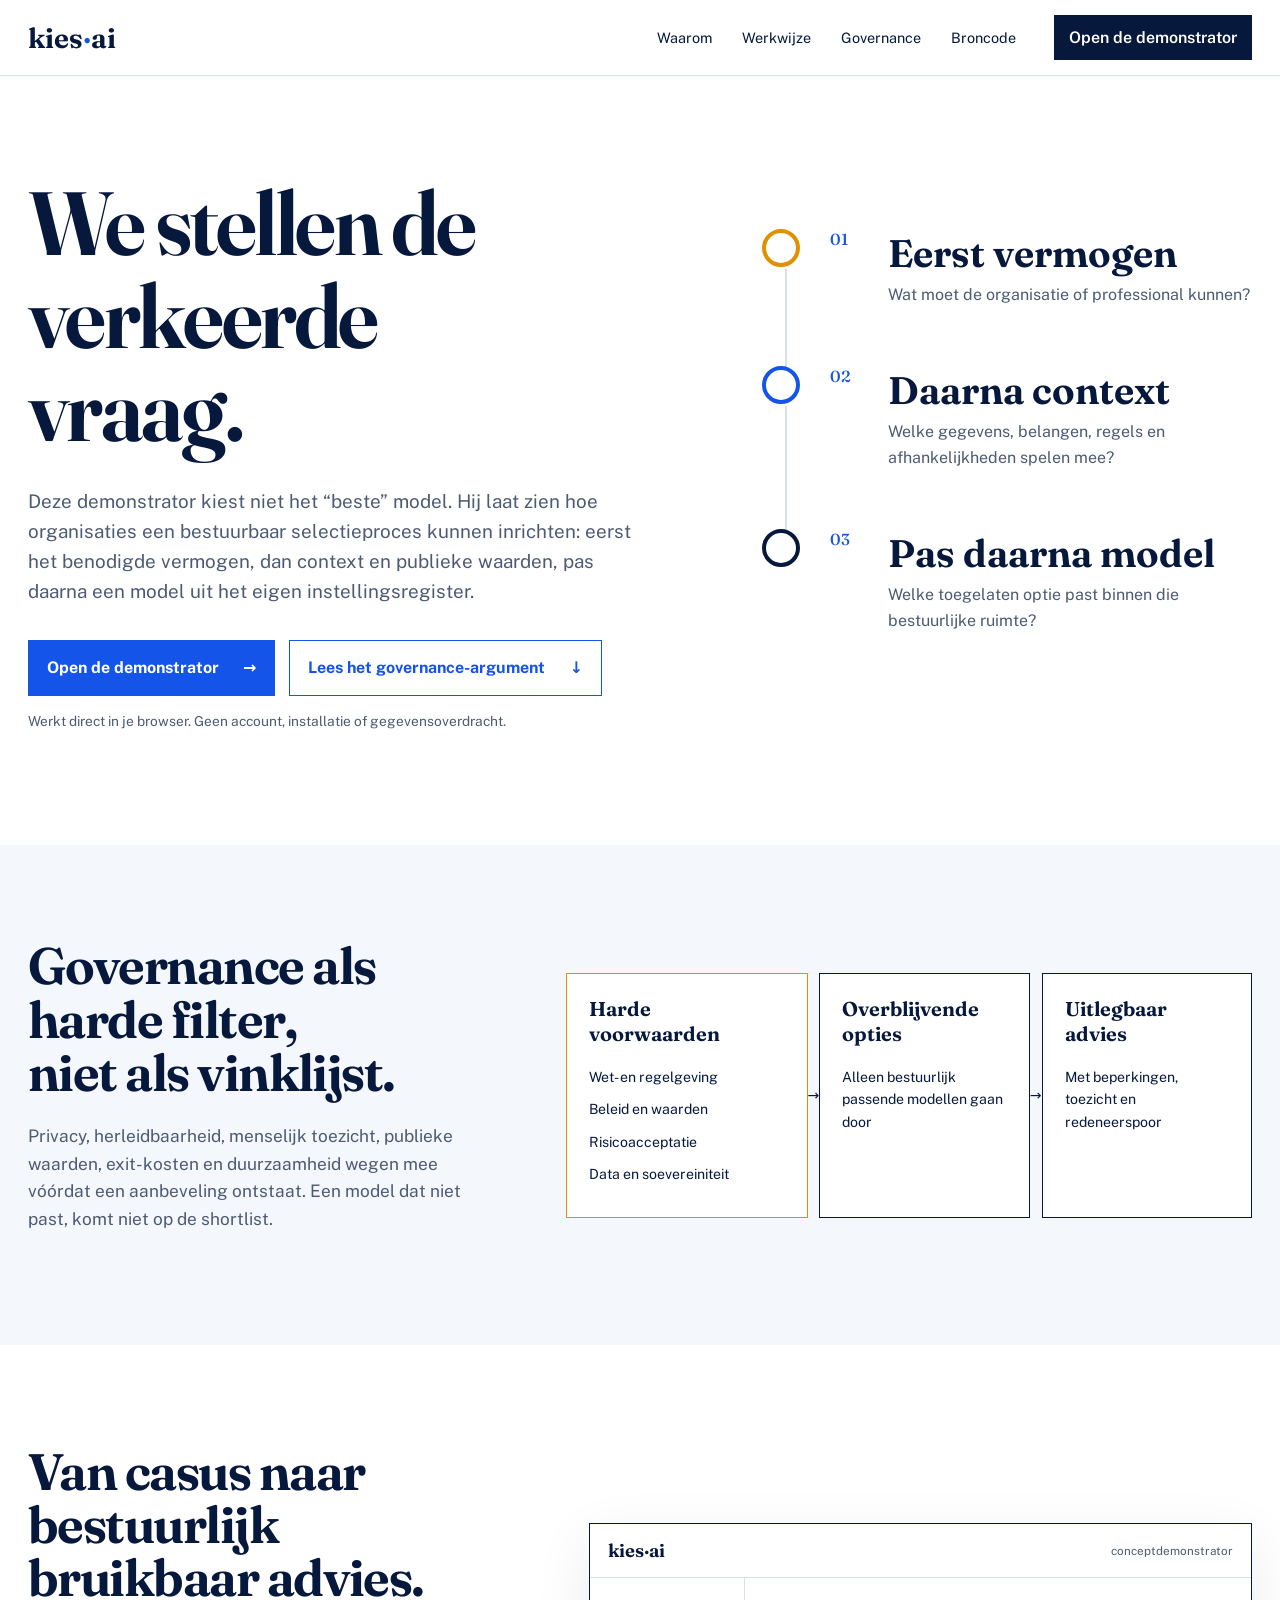
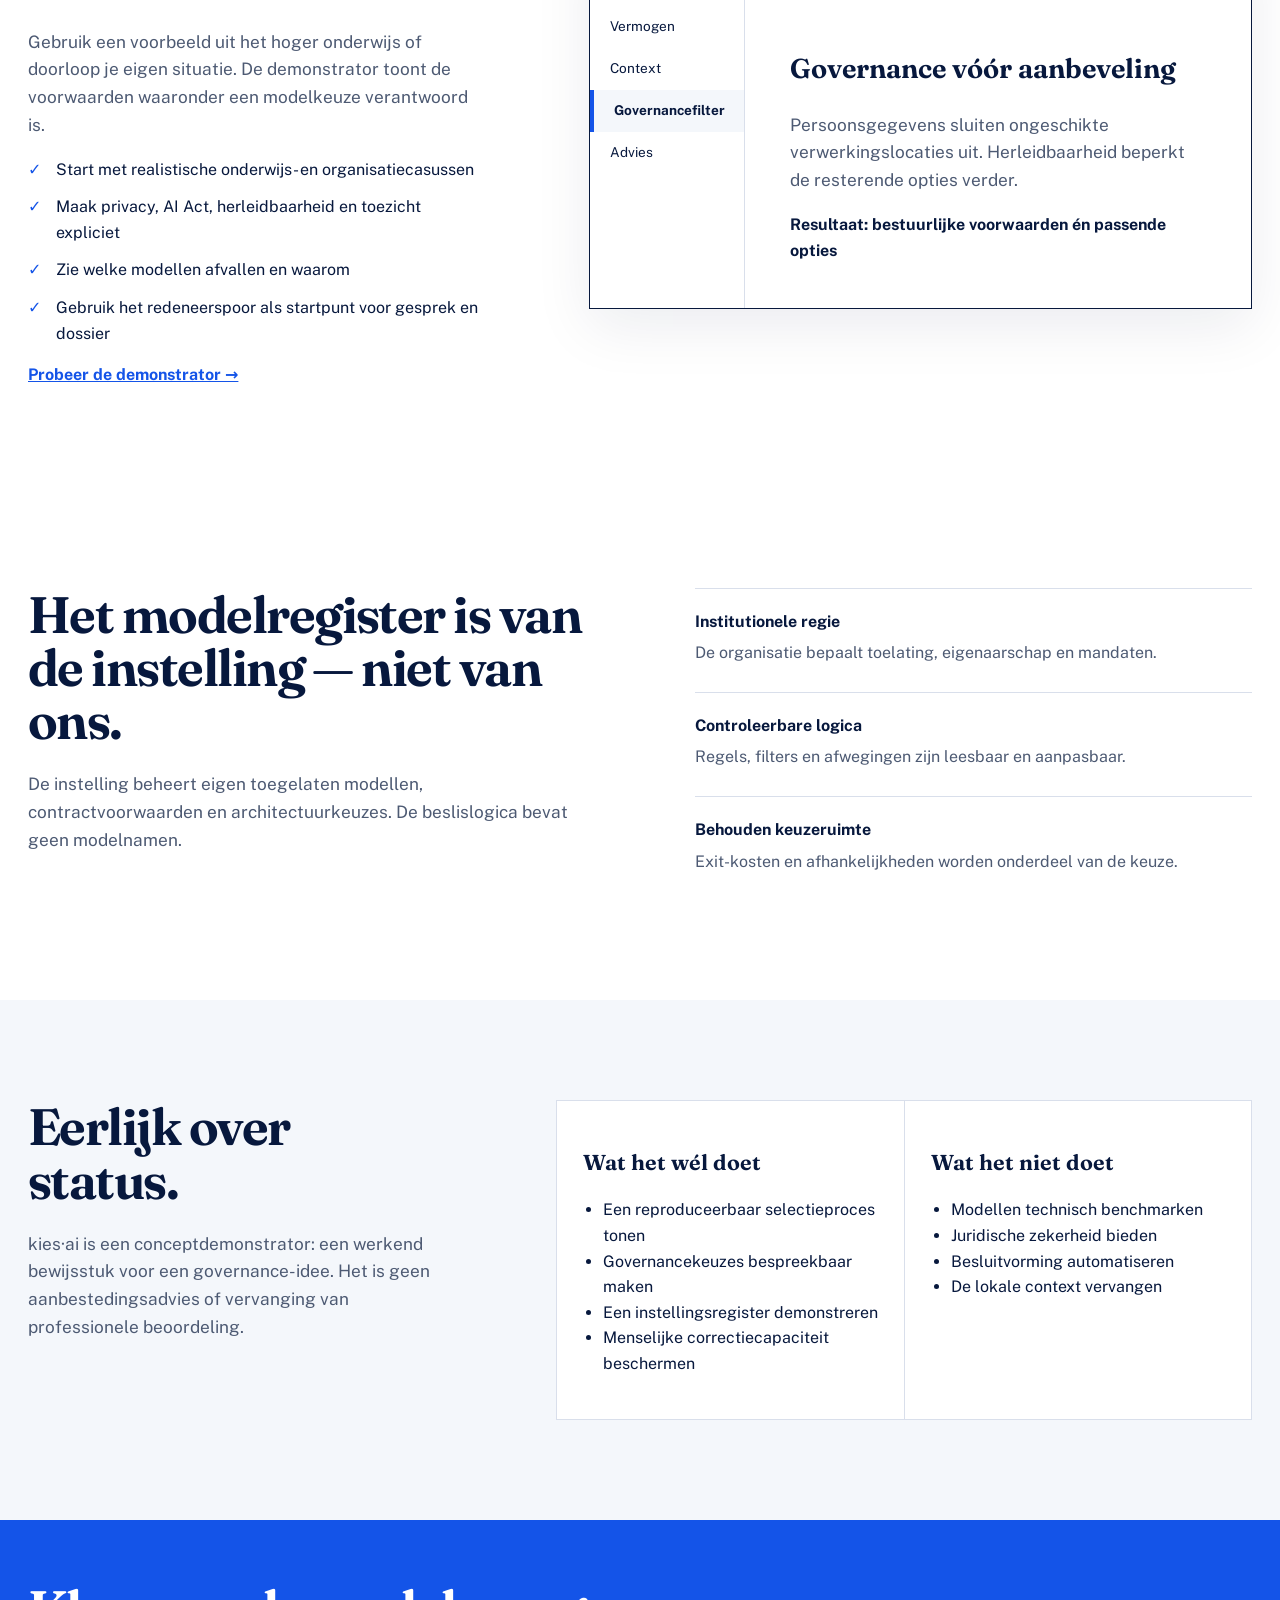
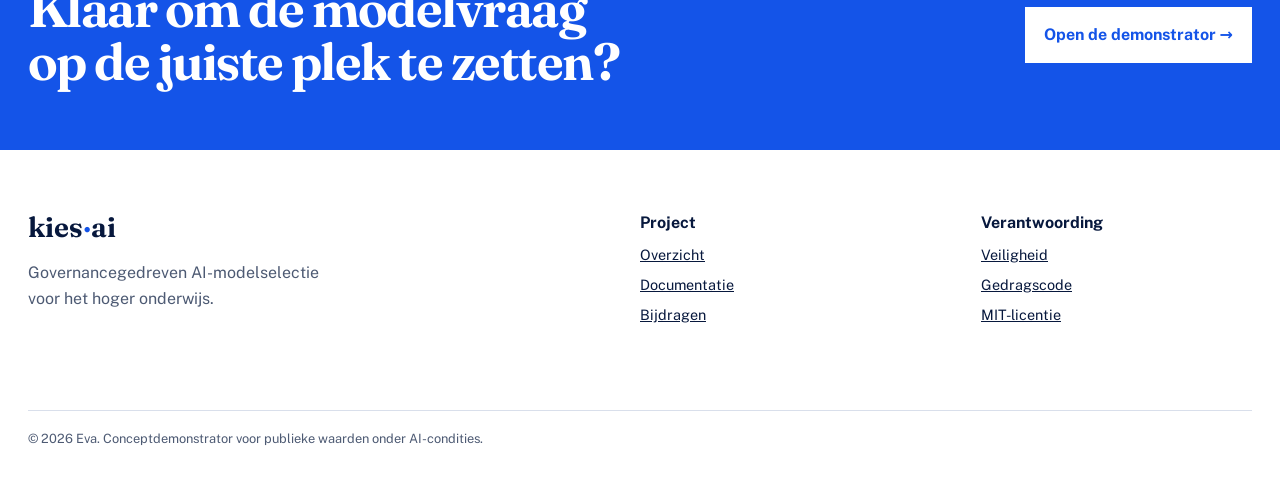
<file: index.html>
<!doctype html>
<html lang="nl">
<head>
  <meta charset="utf-8">
  <meta name="viewport" content="width=device-width, initial-scale=1">
  <meta name="theme-color" content="#ffffff">
  <meta name="description" content="kies·ai maakt van AI-modelselectie een uitlegbaar bestuurlijk proces: eerst vermogen, daarna context, pas daarna model.">
  <meta property="og:title" content="We stellen de verkeerde vraag.">
  <meta property="og:description" content="AI-modelselectie is een bestuurlijk ontwerpvraagstuk. Eerst vermogen. Daarna context. Pas daarna model.">
  <meta property="og:type" content="website">
  <meta property="og:url" content="https://ecmw.github.io/kies-ai/">
  <meta property="og:image" content="https://ecmw.github.io/kies-ai/assets/social-preview.jpg">
  <meta name="twitter:card" content="summary_large_image">
  <link rel="icon" href="assets/favicon.svg" type="image/svg+xml">
  <title>kies·ai — AI-modelselectie als bestuurlijk ontwerpvraagstuk</title>
  <link rel="stylesheet" href="landing.css">
</head>
<body>
  <a class="skip-link" href="#inhoud">Ga naar de inhoud</a>
  <header class="site-header">
    <a class="brand" href="./" aria-label="kies·ai, startpagina">kies<span>·</span>ai</a>
    <nav aria-label="Hoofdnavigatie"><a href="#waarom">Waarom</a><a href="#werkwijze">Werkwijze</a><a href="#governance">Governance</a><a href="engine.js">Broncode</a></nav>
    <a class="header-cta" href="demo/">Open de demonstrator</a>
  </header>
  <main id="inhoud">
    <section class="hero" id="waarom">
      <div class="hero-copy">
        <h1>We stellen de<br>verkeerde vraag.</h1>
        <p>Deze demonstrator kiest niet het “beste” model. Hij laat zien hoe organisaties een bestuurbaar selectieproces kunnen inrichten: eerst het benodigde vermogen, dan context en publieke waarden, pas daarna een model uit het eigen instellingsregister.</p>
        <div class="actions"><a class="button primary" href="demo/">Open de demonstrator <span aria-hidden="true">→</span></a><a class="button secondary" href="#governance">Lees het governance-argument <span aria-hidden="true">↓</span></a></div>
        <p class="direct-note">Werkt direct in je browser. Geen account, installatie of gegevensoverdracht.</p>
      </div>
      <ol class="path" aria-label="De volgorde van modelselectie">
        <li><span class="node amber" aria-hidden="true"></span><b>01</b><div><strong>Eerst vermogen</strong><p>Wat moet de organisatie of professional kunnen?</p></div></li>
        <li><span class="node blue" aria-hidden="true"></span><b>02</b><div><strong>Daarna context</strong><p>Welke gegevens, belangen, regels en afhankelijkheden spelen mee?</p></div></li>
        <li><span class="node navy" aria-hidden="true"></span><b>03</b><div><strong>Pas daarna model</strong><p>Welke toegelaten optie past binnen die bestuurlijke ruimte?</p></div></li>
      </ol>
    </section>
    <section class="band governance" id="governance">
      <div><h2>Governance als harde filter,<br>niet als vinklijst.</h2><p>Privacy, herleidbaarheid, menselijk toezicht, publieke waarden, exit-kosten en duurzaamheid wegen mee vóórdat een aanbeveling ontstaat. Een model dat niet past, komt niet op de shortlist.</p></div>
      <div class="filter-flow" aria-label="Governancefilter vóór de aanbeveling"><div><strong>Harde voorwaarden</strong><span>Wet- en regelgeving</span><span>Beleid en waarden</span><span>Risicoacceptatie</span><span>Data en soevereiniteit</span></div><span class="flow-arrow" aria-hidden="true">→</span><div><strong>Overblijvende opties</strong><span>Alleen bestuurlijk passende modellen gaan door</span></div><span class="flow-arrow" aria-hidden="true">→</span><div><strong>Uitlegbaar advies</strong><span>Met beperkingen, toezicht en redeneerspoor</span></div></div>
    </section>
    <section class="demo-section" id="werkwijze">
      <div><h2>Van casus naar bestuurlijk bruikbaar advies.</h2><p>Gebruik een voorbeeld uit het hoger onderwijs of doorloop je eigen situatie. De demonstrator toont de voorwaarden waaronder een modelkeuze verantwoord is.</p><ul class="check-list"><li>Start met realistische onderwijs- en organisatiecasussen</li><li>Maak privacy, AI Act, herleidbaarheid en toezicht expliciet</li><li>Zie welke modellen afvallen en waarom</li><li>Gebruik het redeneerspoor als startpunt voor gesprek en dossier</li></ul><a class="text-link" href="demo/">Probeer de demonstrator →</a></div>
      <div class="demo-preview" aria-label="Voorbeeld van het governanceproces"><div class="preview-head"><span>kies·ai</span><small>conceptdemonstrator</small></div><div class="preview-body"><ol><li>Vermogen</li><li>Context</li><li class="active">Governancefilter</li><li>Advies</li></ol><div><h3>Governance vóór aanbeveling</h3><p>Persoonsgegevens sluiten ongeschikte verwerkingslocaties uit. Herleidbaarheid beperkt de resterende opties verder.</p><strong>Resultaat: bestuurlijke voorwaarden én passende opties</strong></div></div></div>
    </section>
    <section class="registry-section"><div><h2>Het modelregister is van de instelling — niet van ons.</h2><p>De instelling beheert eigen toegelaten modellen, contractvoorwaarden en architectuurkeuzes. De beslislogica bevat geen modelnamen.</p></div><dl><div><dt>Institutionele regie</dt><dd>De organisatie bepaalt toelating, eigenaarschap en mandaten.</dd></div><div><dt>Controleerbare logica</dt><dd>Regels, filters en afwegingen zijn leesbaar en aanpasbaar.</dd></div><div><dt>Behouden keuzeruimte</dt><dd>Exit-kosten en afhankelijkheden worden onderdeel van de keuze.</dd></div></dl></section>
    <section class="status-section"><div><h2>Eerlijk over status.</h2><p>kies·ai is een conceptdemonstrator: een werkend bewijsstuk voor een governance-idee. Het is geen aanbestedingsadvies of vervanging van professionele beoordeling.</p></div><div class="status-split"><div><h3>Wat het wél doet</h3><ul><li>Een reproduceerbaar selectieproces tonen</li><li>Governancekeuzes bespreekbaar maken</li><li>Een instellingsregister demonstreren</li><li>Menselijke correctiecapaciteit beschermen</li></ul></div><div><h3>Wat het niet doet</h3><ul><li>Modellen technisch benchmarken</li><li>Juridische zekerheid bieden</li><li>Besluitvorming automatiseren</li><li>De lokale context vervangen</li></ul></div></div></section>
    <section class="closing"><h2>Klaar om de modelvraag<br>op de juiste plek te zetten?</h2><a class="button light" href="demo/">Open de demonstrator →</a></section>
  </main>
  <footer><div><a class="brand" href="./">kies<span>·</span>ai</a><p>Governancegedreven AI-modelselectie voor het hoger onderwijs.</p></div><div><strong>Project</strong><a href="README.md">Overzicht</a><a href="DOCUMENTATIE.md">Documentatie</a><a href="CONTRIBUTING.md">Bijdragen</a></div><div><strong>Verantwoording</strong><a href="SECURITY.md">Veiligheid</a><a href="CODE_OF_CONDUCT.md">Gedragscode</a><a href="LICENSE">MIT-licentie</a></div><p class="copyright">© 2026 Eva. Conceptdemonstrator voor publieke waarden onder AI-condities.</p></footer>
</body>
</html>
</file>
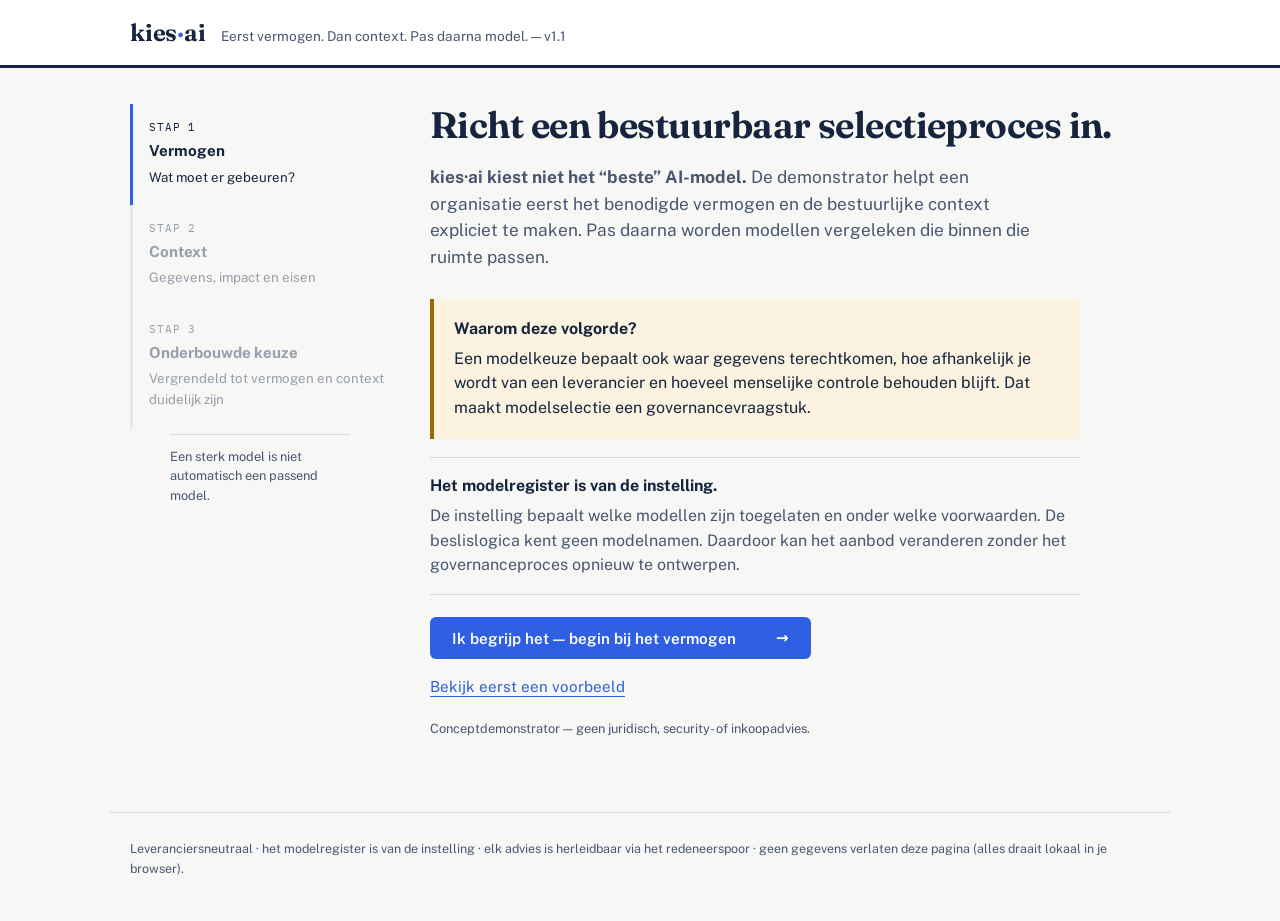
<file: demo/index.html>
<!DOCTYPE html>
<html lang="nl">
<head>
  <meta charset="UTF-8">
  <meta name="viewport" content="width=device-width, initial-scale=1.0">
  <title>Demonstrator — kies·ai</title>
  <meta name="description" content="Capability-first modelkeuze-assistent: eerst het vermogen, dan pas het model. Leveranciersneutraal, uitlegbaar, governance-bewust.">
  <link rel="icon" href="../assets/favicon.svg" type="image/svg+xml">
  <link rel="stylesheet" href="../style.css">
</head>
<body>
  <header class="masthead">
    <div class="wrap masthead-inner">
      <a class="wordmark" href="../" aria-label="Terug naar de startpagina">kies<span class="wordmark-dot">·</span>ai</a>
      <span class="masthead-sub">Eerst vermogen. Dan context. Pas daarna model. — v1.1</span>
    </div>
  </header>

  <main class="wrap layout">
    <aside id="spine" aria-label="Voortgang"></aside>
    <div id="screen" class="screen" aria-live="polite" tabindex="-1"></div>
  </main>

  <footer class="wrap foot">
    <p>Leveranciersneutraal · het modelregister is van de instelling · elk advies is herleidbaar via het redeneerspoor · geen gegevens verlaten deze pagina (alles draait lokaal in je browser).</p>
  </footer>

  <script src="../registry.js"></script>
  <script src="../engine.js"></script>
  <script src="../app.js"></script>
</body>
</html>
</file>
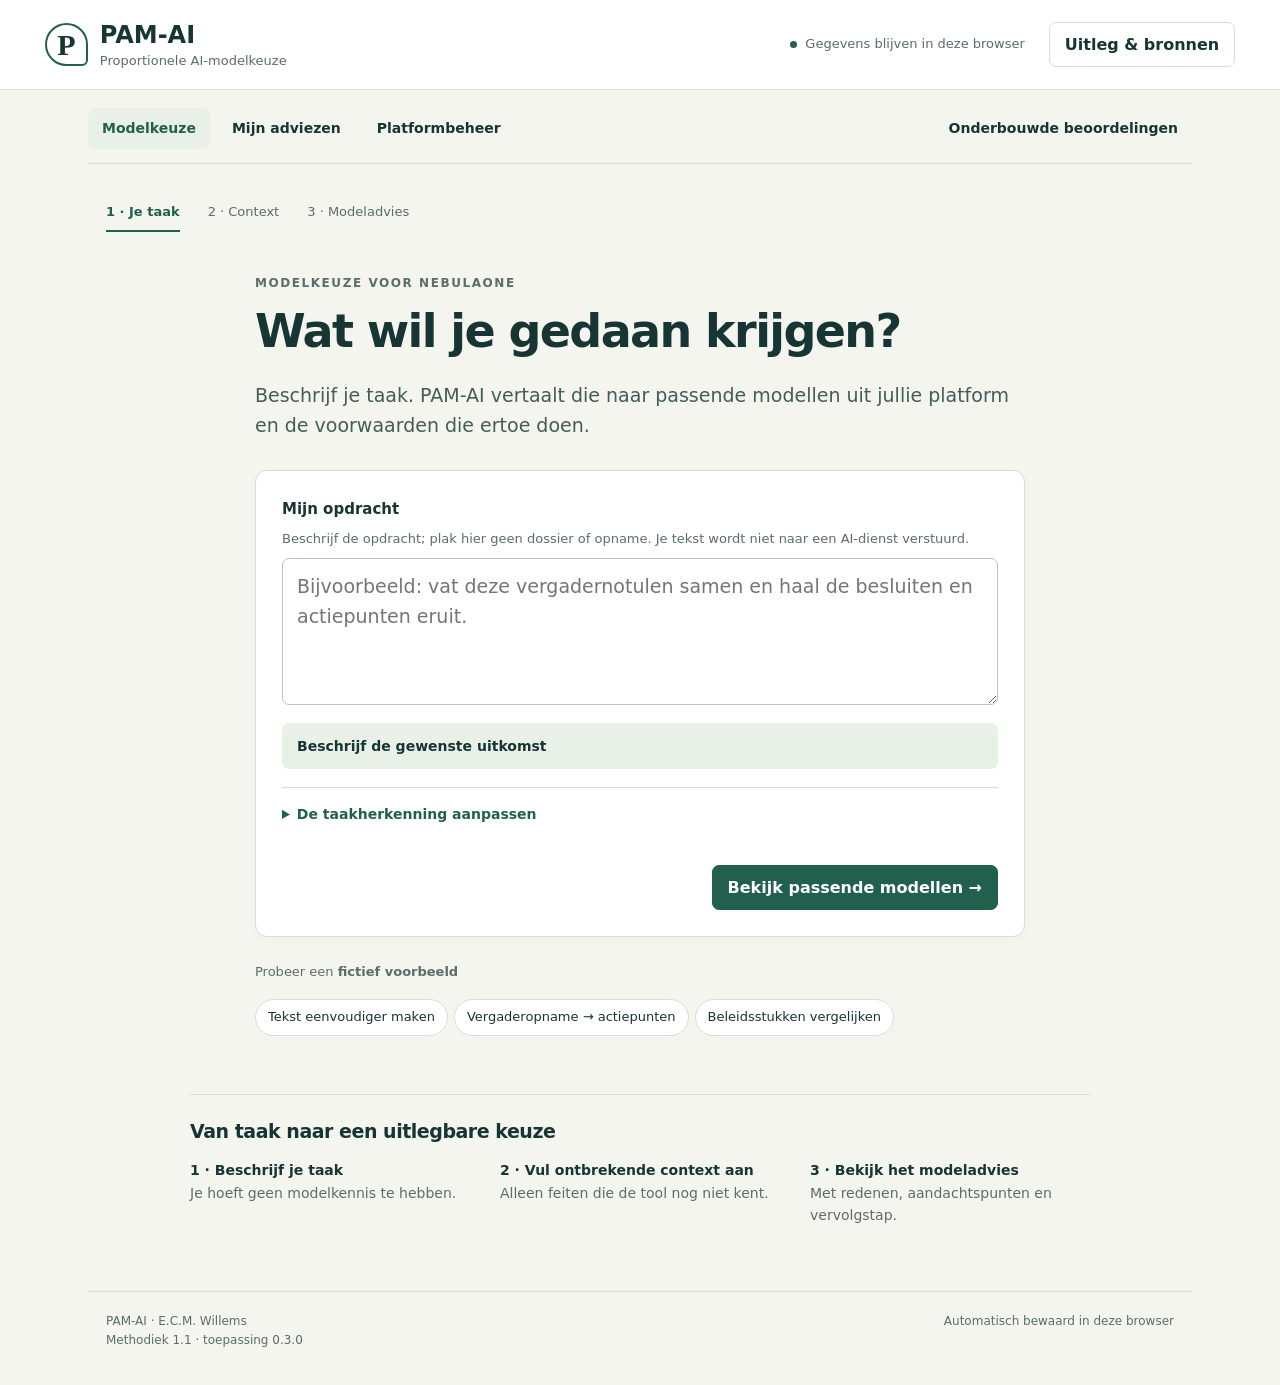
<file: pam-ai/index.html>
<!doctype html>
<html lang="nl">
  <head>
    <meta charset="utf-8" />
    <meta name="viewport" content="width=device-width,initial-scale=1" />
    <meta
      name="description"
      content="PAM-AI: onderbouw een proportionele AI-keuze voor een concrete taak. Ontwikkeld door E.C.M. Willems."
    />
    <meta
      http-equiv="Content-Security-Policy"
      content="default-src 'self'; script-src 'self'; style-src 'self'; img-src 'self' data:; connect-src 'none'; object-src 'none'; base-uri 'none'; form-action 'none'"
    />
    <title>PAM-AI — Proportionele AI-modelkeuze</title>
    <link rel="stylesheet" href="style.css" />
    <link rel="stylesheet" href="guide.css" />
    <link rel="stylesheet" href="selector.css" />
    <link rel="icon" href="favicon.svg" type="image/svg+xml" />
    <script src="engine.js" defer></script>
    <script src="examples.js" defer></script>
    <script src="guide.js" defer></script>
    <script src="model-catalog.js" defer></script>
    <script src="selector-engine.js" defer></script>
    <script src="selector.js" defer></script>
    <script src="app.js" defer></script>
  </head>
  <body>
    <a class="skip" href="#main">Naar de beoordeling</a>
    <header class="top">
      <a class="brand" href="./" aria-label="PAM-AI start"
        ><span class="mark">P</span
        ><span>PAM-AI<small>Proportionele AI-modelkeuze</small></span></a
      >
      <div class="topright">
        <span class="localdot">Gegevens blijven in deze browser</span
        ><button id="selector-return" data-select="start">Modelkeuze</button
        ><button id="help">Uitleg & bronnen</button>
      </div>
    </header>
    <div id="app"></div>
    <div id="notice" role="status" aria-live="polite"></div>
    <dialog id="help-dialog">
      <form method="dialog">
        <button class="close" aria-label="Sluiten">×</button>
      </form>
      <p class="eyebrow">PAM-AI · E.C.M. Willems</p>
      <h2>Modelkeuze en onderbouwing</h2>
      <p>
        Begin bij je opdracht. De modelselector geeft een voorlopige selectie
        uit het zichtbare NebulaONE-aanbod. Deze adviesregels zijn een
        afzonderlijke aanvulling op methodiek 1.1; zij bewijzen geen
        toelaatbaarheid of taakgeschiktheid. Platformbeheerders leggen
        herbruikbare configuraties en afspraken vast. De oorspronkelijke
        beoordeling blijft beschikbaar onder Onderbouwde beoordelingen.
      </p>
      <p>
        Werk achtereenvolgens aan toelaatbaarheid, voldoende geschiktheid en
        proportionaliteit. Een goedkope of snelle oplossing kan een eerdere
        uitsluiting nooit compenseren.
      </p>
      <ol>
        <li>Beschrijf taak, context en de huidige werkwijze.</li>
        <li>
          Beschrijf de werkelijke configuraties en beoordeel toelaatbaarheid.
        </li>
        <li>
          Leg acceptatie vast vóór de test. Registreer één rij per kandidaat ×
          testcase.
        </li>
        <li>
          Vergelijk de opties die voldoen. Licht extra waarde én extra lasten
          toe.
        </li>
        <li>Bewaar het besluit met voorwaarden, eigenaar en herbeoordeling.</li>
      </ol>
      <p>
        <strong>Lokaal bewaren:</strong> automatisch in deze browser. Een
        JSON-export is je eigen reservekopie en maakt hervatten op een ander
        apparaat mogelijk. Browsergegevens wissen verwijdert lokale
        beoordelingen. Bij een gedeeld apparaat zijn ze voor andere gebruikers
        van dit browserprofiel zichtbaar.
      </p>
      <p>
        De toepassing verstuurt invoer niet naar een server of AI-dienst.
        Bewijsstukken zelf blijven op hun eigen locatie; leg hier verwijzingen
        en samenvattingen vast.
      </p>
      <p>
        Methodiek <strong>1.1</strong>, 4 september 2026 · toepassing
        <strong>0.3.0</strong>. Research-grade validatiekandidaat; nog geen
        empirisch gevalideerde standaard. PAM-AI vervangt geen juridische
        beoordeling, DPIA, FRIA of securityonderzoek.
      </p>
      <p>
        <a href="bronnen/PAM-AI_v1.1_Praktijkinstrument.xlsx" download
          >Excelinstrument v1.1</a
        >
        ·
        <a
          href="bronnen/PAM-AI_v1.1_Methodiek_Praktijkhandleiding_Validatieprotocol.docx"
          download
          >Methodiek en handleiding v1.1</a
        >
        ·
        <a href="../docs/PAM-AI-BRONVERTALING.md"
          >Bronvertaling en beperkingen</a
        >
        ·
        <a
          href="https://github.com/ECMW/kies-ai/tree/main/pam-ai"
          target="_blank"
          rel="noopener noreferrer"
          >Broncode op GitHub</a
        >
      </p>
    </dialog>
    <input
      id="import-file"
      type="file"
      accept=".json,application/json"
      hidden
    /><input id="csv-file" type="file" accept=".csv,text/csv" hidden />
    <input
      id="selector-import"
      type="file"
      accept=".json,application/json"
      hidden
    />
    <input
      id="platform-import"
      type="file"
      accept=".json,application/json"
      hidden
    />
    <noscript
      >Schakel JavaScript in om deze lokale toepassing te gebruiken. De bronnen
      zijn beschikbaar in de map bronnen.</noscript
    >
  </body>
</html>
</file>
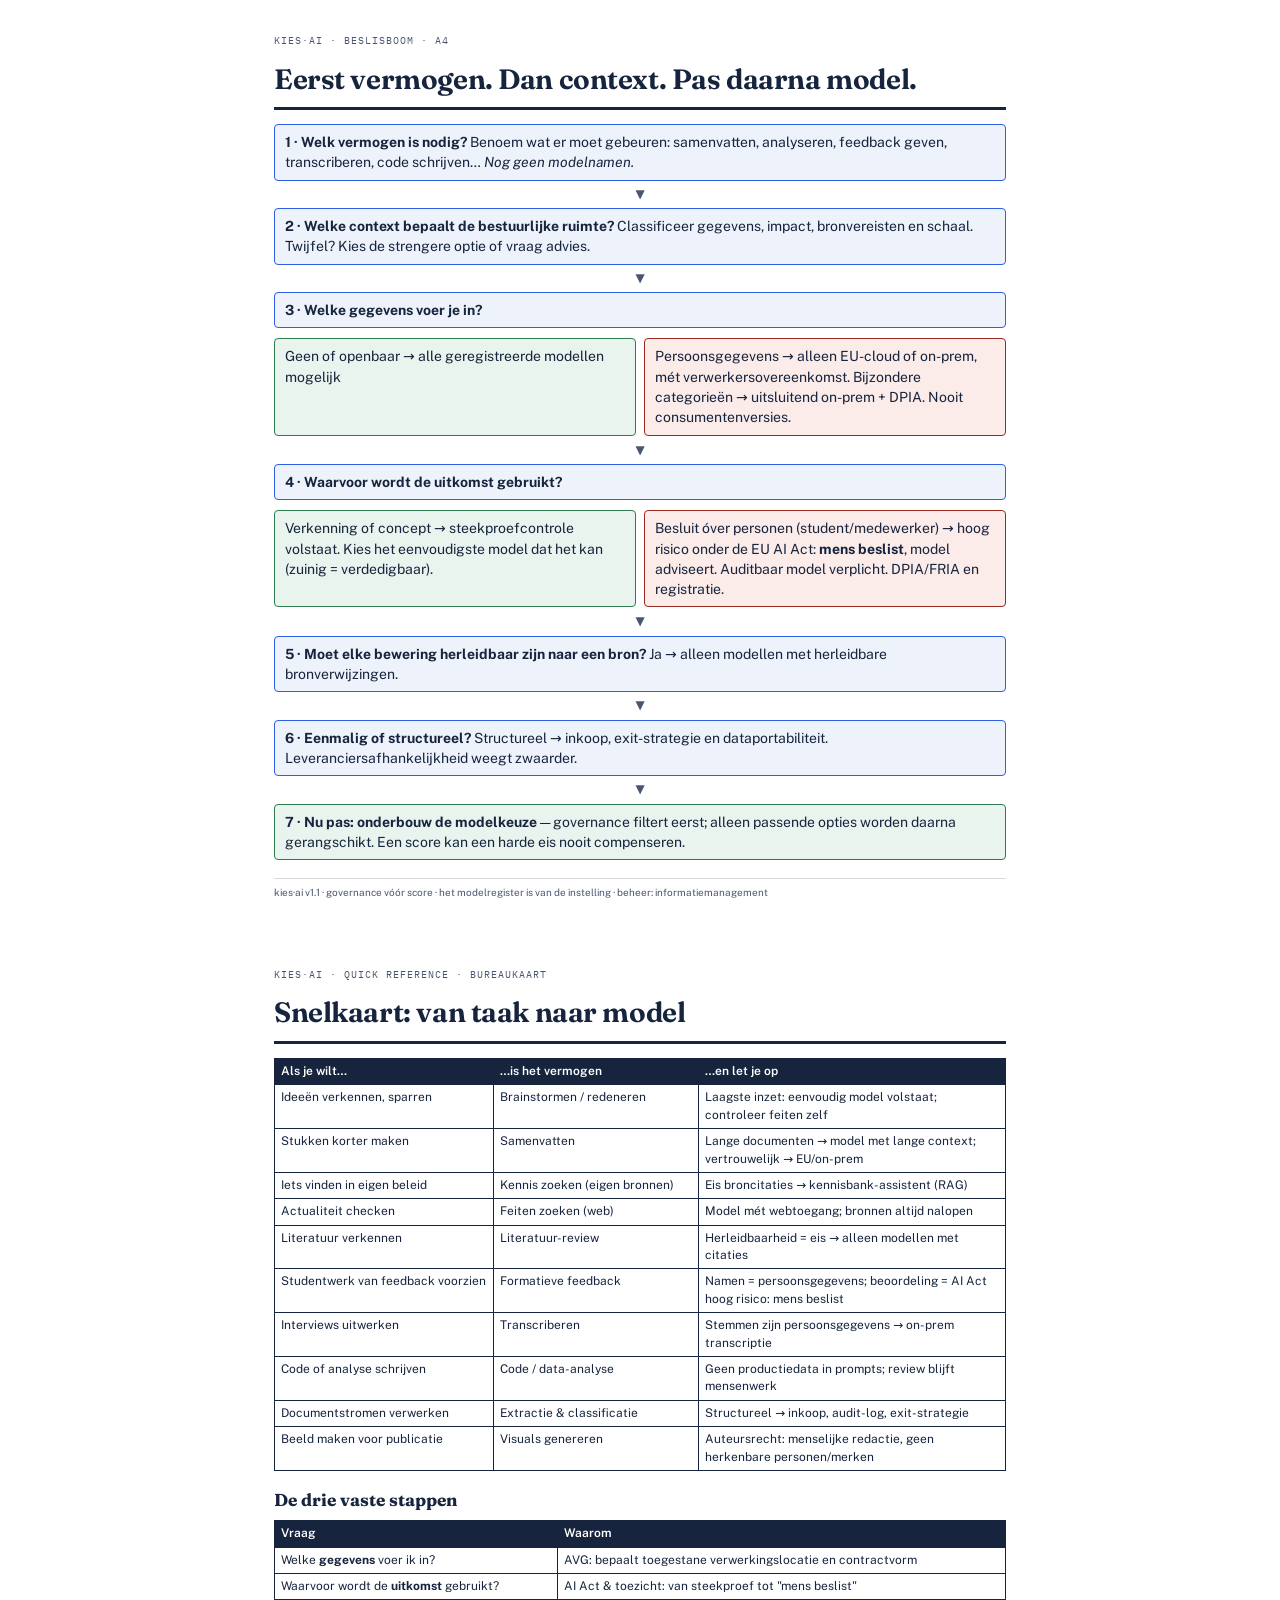
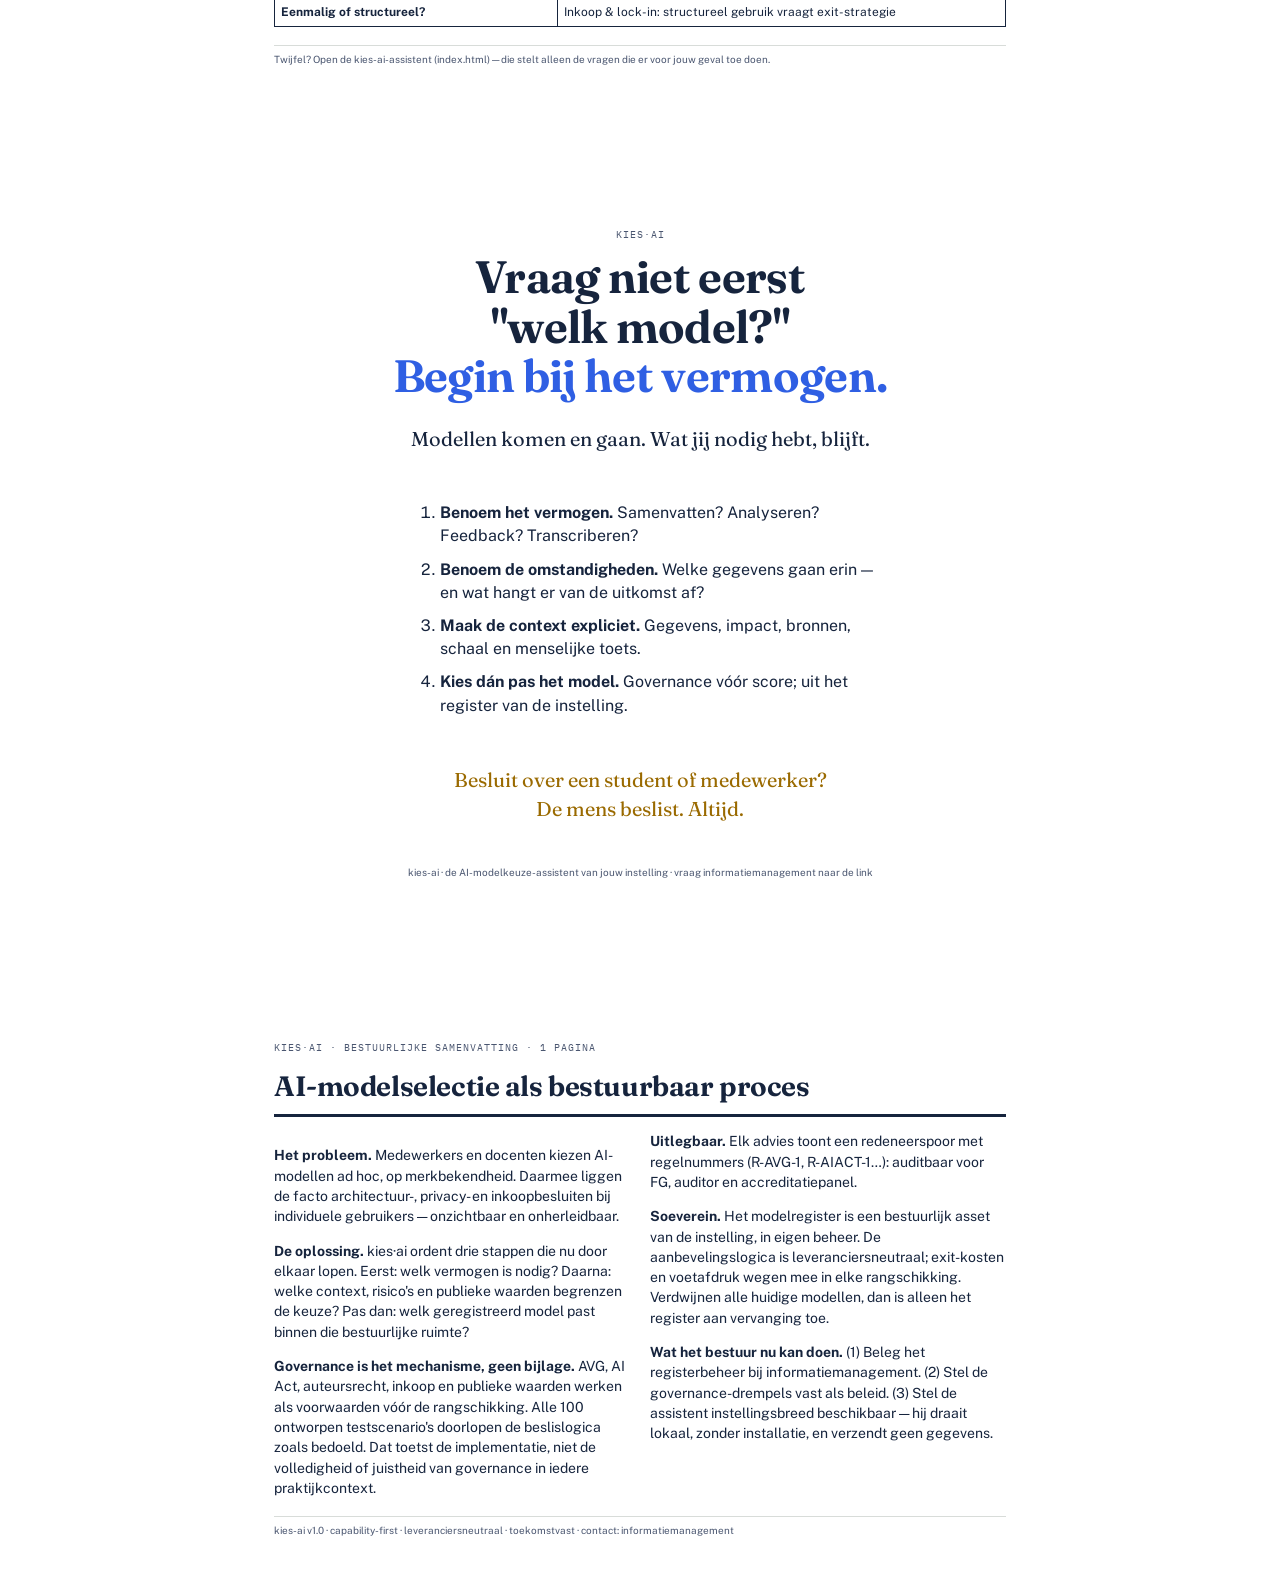
<file: print.html>
<!DOCTYPE html>
<html lang="nl">
<head>
<meta charset="UTF-8">
<title>kies-ai — afdrukbare hulpmiddelen</title>
<style>
  @import url('https://fonts.googleapis.com/css2?family=Fraunces:opsz,wght@9..144,500;9..144,650&family=Public+Sans:wght@400;600;700&family=IBM+Plex+Mono:wght@400;500&display=swap');
  @page { size: A4; margin: 16mm; }
  * { box-sizing: border-box; }
  body { font-family: "Public Sans", system-ui, sans-serif; color: #16243D; margin: 0; font-size: 10.5pt; line-height: 1.45; }
  .page { page-break-after: always; padding: 24px; max-width: 780px; margin: 0 auto; }
  h1 { font-family: "Fraunces", Georgia, serif; font-weight: 650; font-size: 21pt; margin: 0 0 4px; letter-spacing: -0.015em; }
  h2 { font-family: "Fraunces", Georgia, serif; font-size: 13pt; margin: 16px 0 6px; }
  .eyebrow { font-family: "IBM Plex Mono", monospace; font-size: 7.5pt; text-transform: uppercase; letter-spacing: .1em; color: #4A5670; }
  .rule { border-top: 3px solid #16243D; margin: 8px 0 14px; }
  .box { border: 1.2pt solid #16243D; border-radius: 4px; padding: 7px 10px; margin: 5px 0; }
  .box.q { background: #EEF2FB; border-color: #2F5FE3; }
  .box.stop { background: #FBEBE9; border-color: #9C2B1F; }
  .box.ok { background: #EAF4EE; border-color: #2E7D4F; }
  .arrow { text-align: center; color: #4A5670; font-size: 9pt; margin: 1px 0; }
  .branch { display: grid; grid-template-columns: 1fr 1fr; gap: 8px; }
  table { width: 100%; border-collapse: collapse; font-size: 9pt; margin-top: 8px; }
  th, td { border: 0.8pt solid #16243D; padding: 4px 6px; text-align: left; vertical-align: top; }
  th { background: #16243D; color: #fff; font-weight: 600; }
  .poster { text-align: center; display: flex; flex-direction: column; justify-content: center; min-height: 240mm; }
  .poster h1 { font-size: 34pt; line-height: 1.1; }
  .poster .big { font-family: "Fraunces", Georgia, serif; font-size: 15pt; margin: 18px 0; }
  .poster .steps { text-align: left; max-width: 480px; margin: 20px auto; font-size: 12pt; }
  .poster .steps li { margin: 10px 0; }
  .foot { font-size: 7.5pt; color: #4A5670; margin-top: 18px; border-top: 0.8pt solid #D8DCD9; padding-top: 6px; }
  .cols { columns: 2; column-gap: 20px; }
  ul { margin: 4px 0; padding-left: 16px; }
  li { margin: 2px 0; }
  code { font-family: "IBM Plex Mono", monospace; font-size: 8.5pt; }
</style>
</head>
<body>

<!-- ==================== PAGINA 1: A4-BESLISBOOM ==================== -->
<div class="page">
  <p class="eyebrow">kies·ai · beslisboom · A4</p>
  <h1>Eerst vermogen. Dan context. Pas daarna model.</h1>
  <div class="rule"></div>

  <div class="box q"><strong>1 · Welk vermogen is nodig?</strong> Benoem wat er moet gebeuren: samenvatten, analyseren, feedback geven, transcriberen, code schrijven… <em>Nog geen modelnamen.</em></div>
  <div class="arrow">▼</div>
  <div class="box q"><strong>2 · Welke context bepaalt de bestuurlijke ruimte?</strong> Classificeer gegevens, impact, bronvereisten en schaal. Twijfel? Kies de strengere optie of vraag advies.</div>
  <div class="arrow">▼</div>
  <div class="box q"><strong>3 · Welke gegevens voer je in?</strong></div>
  <div class="branch">
    <div class="box ok">Geen of openbaar → alle geregistreerde modellen mogelijk</div>
    <div class="box stop">Persoonsgegevens → alleen EU-cloud of on-prem, mét verwerkersovereenkomst. Bijzondere categorieën → uitsluitend on-prem + DPIA. Nooit consumentenversies.</div>
  </div>
  <div class="arrow">▼</div>
  <div class="box q"><strong>4 · Waarvoor wordt de uitkomst gebruikt?</strong></div>
  <div class="branch">
    <div class="box ok">Verkenning of concept → steekproefcontrole volstaat. Kies het eenvoudigste model dat het kan (zuinig = verdedigbaar).</div>
    <div class="box stop">Besluit óver personen (student/medewerker) → hoog risico onder de EU AI Act: <strong>mens beslist</strong>, model adviseert. Auditbaar model verplicht. DPIA/FRIA en registratie.</div>
  </div>
  <div class="arrow">▼</div>
  <div class="box q"><strong>5 · Moet elke bewering herleidbaar zijn naar een bron?</strong> Ja → alleen modellen met herleidbare bronverwijzingen.</div>
  <div class="arrow">▼</div>
  <div class="box q"><strong>6 · Eenmalig of structureel?</strong> Structureel → inkoop, exit-strategie en dataportabiliteit. Leveranciersafhankelijkheid weegt zwaarder.</div>
  <div class="arrow">▼</div>
  <div class="box ok"><strong>7 · Nu pas: onderbouw de modelkeuze</strong> — governance filtert eerst; alleen passende opties worden daarna gerangschikt. Een score kan een harde eis nooit compenseren.</div>

  <p class="foot">kies·ai v1.1 · governance vóór score · het modelregister is van de instelling · beheer: informatiemanagement</p>
</div>

<!-- ==================== PAGINA 2: QUICK REFERENCE CARD ==================== -->
<div class="page">
  <p class="eyebrow">kies·ai · quick reference · bureaukaart</p>
  <h1>Snelkaart: van taak naar model</h1>
  <div class="rule"></div>
  <table>
    <tr><th style="width:30%">Als je wilt…</th><th style="width:28%">…is het vermogen</th><th>…en let je op</th></tr>
    <tr><td>Ideeën verkennen, sparren</td><td>Brainstormen / redeneren</td><td>Laagste inzet: eenvoudig model volstaat; controleer feiten zelf</td></tr>
    <tr><td>Stukken korter maken</td><td>Samenvatten</td><td>Lange documenten → model met lange context; vertrouwelijk → EU/on-prem</td></tr>
    <tr><td>Iets vinden in eigen beleid</td><td>Kennis zoeken (eigen bronnen)</td><td>Eis broncitaties → kennisbank-assistent (RAG)</td></tr>
    <tr><td>Actualiteit checken</td><td>Feiten zoeken (web)</td><td>Model mét webtoegang; bronnen altijd nalopen</td></tr>
    <tr><td>Literatuur verkennen</td><td>Literatuur-review</td><td>Herleidbaarheid = eis → alleen modellen met citaties</td></tr>
    <tr><td>Studentwerk van feedback voorzien</td><td>Formatieve feedback</td><td>Namen = persoonsgegevens; beoordeling = AI Act hoog risico: mens beslist</td></tr>
    <tr><td>Interviews uitwerken</td><td>Transcriberen</td><td>Stemmen zijn persoonsgegevens → on-prem transcriptie</td></tr>
    <tr><td>Code of analyse schrijven</td><td>Code / data-analyse</td><td>Geen productiedata in prompts; review blijft mensenwerk</td></tr>
    <tr><td>Documentstromen verwerken</td><td>Extractie & classificatie</td><td>Structureel → inkoop, audit-log, exit-strategie</td></tr>
    <tr><td>Beeld maken voor publicatie</td><td>Visuals genereren</td><td>Auteursrecht: menselijke redactie, geen herkenbare personen/merken</td></tr>
  </table>

  <h2>De drie vaste stappen</h2>
  <table>
    <tr><th>Vraag</th><th>Waarom</th></tr>
    <tr><td>Welke <strong>gegevens</strong> voer ik in?</td><td>AVG: bepaalt toegestane verwerkingslocatie en contractvorm</td></tr>
    <tr><td>Waarvoor wordt de <strong>uitkomst</strong> gebruikt?</td><td>AI Act &amp; toezicht: van steekproef tot "mens beslist"</td></tr>
    <tr><td><strong>Eenmalig of structureel?</strong></td><td>Inkoop &amp; lock-in: structureel gebruik vraagt exit-strategie</td></tr>
  </table>
  <p class="foot">Twijfel? Open de kies-ai-assistent (index.html) — die stelt alleen de vragen die er voor jouw geval toe doen.</p>
</div>

<!-- ==================== PAGINA 3: POSTER ==================== -->
<div class="page poster">
  <p class="eyebrow">kies·ai</p>
  <h1>Vraag niet eerst<br>"welk model?"<br><span style="color:#2F5FE3">Begin bij het vermogen.</span></h1>
  <p class="big">Modellen komen en gaan. Wat jij nodig hebt, blijft.</p>
  <ol class="steps">
    <li><strong>Benoem het vermogen.</strong> Samenvatten? Analyseren? Feedback? Transcriberen?</li>
    <li><strong>Benoem de omstandigheden.</strong> Welke gegevens gaan erin — en wat hangt er van de uitkomst af?</li>
    <li><strong>Maak de context expliciet.</strong> Gegevens, impact, bronnen, schaal en menselijke toets.</li>
    <li><strong>Kies dán pas het model.</strong> Governance vóór score; uit het register van de instelling.</li>
  </ol>
  <p class="big" style="color:#9A6A00">Besluit over een student of medewerker?<br>De mens beslist. Altijd.</p>
  <p class="foot" style="border:none">kies-ai · de AI-modelkeuze-assistent van jouw instelling · vraag informatiemanagement naar de link</p>
</div>

<!-- ==================== PAGINA 4: EXECUTIVE SUMMARY ==================== -->
<div class="page">
  <p class="eyebrow">kies·ai · bestuurlijke samenvatting · 1 pagina</p>
  <h1>AI-modelselectie als bestuurbaar proces</h1>
  <div class="rule"></div>
  <div class="cols">
    <p><strong>Het probleem.</strong> Medewerkers en docenten kiezen AI-modellen ad hoc, op merkbekendheid. Daarmee liggen de facto architectuur-, privacy- en inkoopbesluiten bij individuele gebruikers — onzichtbaar en onherleidbaar.</p>
    <p><strong>De oplossing.</strong> kies·ai ordent drie stappen die nu door elkaar lopen. Eerst: welk vermogen is nodig? Daarna: welke context, risico's en publieke waarden begrenzen de keuze? Pas dan: welk geregistreerd model past binnen die bestuurlijke ruimte?</p>
    <p><strong>Governance is het mechanisme, geen bijlage.</strong> AVG, AI Act, auteursrecht, inkoop en publieke waarden werken als voorwaarden vóór de rangschikking. Alle 100 ontworpen testscenario's doorlopen de beslislogica zoals bedoeld. Dat toetst de implementatie, niet de volledigheid of juistheid van governance in iedere praktijkcontext.</p>
    <p><strong>Uitlegbaar.</strong> Elk advies toont een redeneerspoor met regelnummers (R-AVG-1, R-AIACT-1…): auditbaar voor FG, auditor en accreditatiepanel.</p>
    <p><strong>Soeverein.</strong> Het modelregister is een bestuurlijk asset van de instelling, in eigen beheer. De aanbevelingslogica is leveranciersneutraal; exit-kosten en voetafdruk wegen mee in elke rangschikking. Verdwijnen alle huidige modellen, dan is alleen het register aan vervanging toe.</p>
    <p><strong>Wat het bestuur nu kan doen.</strong> (1) Beleg het registerbeheer bij informatiemanagement. (2) Stel de governance-drempels vast als beleid. (3) Stel de assistent instellingsbreed beschikbaar — hij draait lokaal, zonder installatie, en verzendt geen gegevens.</p>
  </div>
  <p class="foot">kies-ai v1.0 · capability-first · leveranciersneutraal · toekomstvast · contact: informatiemanagement</p>
</div>

</body>
</html>
</file>
<file: landing.css>
@import url('https://fonts.googleapis.com/css2?family=Fraunces:opsz,wght@9..144,500;9..144,650&family=Public+Sans:wght@400;600;700&display=swap');
:root{--ink:#07183d;--muted:#4d5a73;--blue:#1454e8;--amber:#df9100;--pale:#f4f7fb;--line:#d9dfeb;--serif:"Fraunces",Georgia,serif;--sans:"Public Sans",system-ui,sans-serif}*{box-sizing:border-box}html{scroll-behavior:smooth}body{margin:0;color:var(--ink);font-family:var(--sans);line-height:1.6}a{color:inherit}h1,h2{font-family:var(--serif);font-weight:650;line-height:1.04;letter-spacing:-.03em}h2{font-size:clamp(2.2rem,4vw,4rem);margin:0 0 24px}.skip-link{position:absolute;left:-999px;top:8px;background:var(--ink);color:#fff;padding:10px;z-index:20}.skip-link:focus{left:8px}.site-header{height:76px;display:flex;align-items:center;gap:38px;padding:0 max(28px,calc((100vw - 1280px)/2));border-bottom:1px solid var(--line)}.brand{font:650 1.75rem var(--serif);text-decoration:none;white-space:nowrap}.brand span{color:var(--blue)}nav{display:flex;gap:30px;margin-left:auto}nav a{text-decoration:none;font-size:.9rem}.header-cta{background:var(--ink);color:#fff;text-decoration:none;padding:10px 15px;font-weight:600}.hero,.demo-section,.registry-section,.status-section{max-width:1280px;margin:auto;padding:100px 28px}.hero{display:grid;grid-template-columns:1.12fr .88fr;gap:110px;min-height:680px;align-items:center}.hero h1{font-size:clamp(3.6rem,7vw,6.9rem);margin:0 0 30px;max-width:8.7ch}.hero-copy>p{font-size:1.18rem;max-width:650px;color:var(--muted)}.actions{display:flex;gap:14px;margin-top:34px;flex-wrap:wrap}.button{display:inline-flex;justify-content:space-between;gap:24px;text-decoration:none;font-weight:700;padding:14px 18px;border:1px solid var(--blue)}.primary{background:var(--blue);color:#fff}.secondary{color:var(--blue)}.direct-note{font-size:.86rem!important}.path{list-style:none;margin:0;padding:0}.path li{display:grid;grid-template-columns:48px 38px 1fr;gap:20px;position:relative;padding-bottom:54px}.path li:not(:last-child):before{content:"";position:absolute;left:23px;top:40px;height:calc(100% - 15px);border-left:2px solid var(--line)}.path b{font:500 1rem var(--serif);color:var(--blue)}.path strong{font:650 clamp(1.7rem,3vw,2.6rem) var(--serif)}.path p{margin:5px 0;color:var(--muted)}.node{width:38px;height:38px;border:4px solid;border-radius:50%;background:#fff;z-index:1}.amber{border-color:var(--amber)}.blue{border-color:var(--blue)}.navy{border-color:var(--ink)}.band{background:var(--pale);padding:94px max(28px,calc((100vw - 1280px)/2));display:grid;grid-template-columns:.8fr 1.2fr;gap:80px}.band p,.demo-section p,.registry-section p,.status-section p{color:var(--muted);font-size:1.08rem}.filter-flow{display:grid;grid-template-columns:1.15fr auto 1fr auto 1fr;align-items:center}.filter-flow div{border:1px solid var(--ink);background:#fff;padding:22px;min-height:245px;display:flex;flex-direction:column;gap:10px}.filter-flow div:first-child{border-color:var(--amber)}.filter-flow strong{font:650 1.25rem var(--serif);margin-bottom:10px}.filter-flow span{font-size:.88rem}.flow-arrow{font-size:1.5rem}.demo-section{display:grid;grid-template-columns:.82fr 1.18fr;gap:100px;align-items:center}.check-list{padding:0;list-style:none}.check-list li{margin:12px 0;padding-left:28px;position:relative}.check-list li:before{content:"✓";position:absolute;left:0;color:var(--blue);font-weight:700}.text-link{color:var(--blue);font-weight:700}.demo-preview{border:1px solid var(--ink);box-shadow:0 18px 55px #07183d14}.preview-head{height:54px;border-bottom:1px solid var(--line);display:flex;align-items:center;justify-content:space-between;padding:0 18px;font:650 1.15rem var(--serif)}.preview-head small{font:400 .73rem var(--sans);color:var(--muted)}.preview-body{display:grid;grid-template-columns:155px 1fr;min-height:320px}.preview-body ol{margin:0;padding:28px 0;list-style:none;border-right:1px solid var(--line)}.preview-body li{padding:10px 20px;font-size:.85rem}.preview-body .active{background:var(--pale);border-left:4px solid var(--blue);font-weight:700}.preview-body>div{padding:45px}.preview-body h3{font:650 1.7rem var(--serif)}.registry-section{display:grid;grid-template-columns:1fr 1fr;gap:110px}.registry-section dl{margin:0}.registry-section dl div{padding:20px 0;border-top:1px solid var(--line)}dt{font-weight:700}dd{margin:6px 0;color:var(--muted)}.status-section{display:grid;grid-template-columns:.75fr 1.25fr;gap:110px;background:var(--pale);max-width:none;padding-left:max(28px,calc((100vw - 1280px)/2));padding-right:max(28px,calc((100vw - 1280px)/2))}.status-split{display:grid;grid-template-columns:1fr 1fr;border:1px solid var(--line);background:#fff}.status-split>div{padding:26px}.status-split>div+div{border-left:1px solid var(--line)}.status-split h3{font:650 1.35rem var(--serif)}.status-split ul{padding-left:20px}.closing{background:var(--blue);color:#fff;padding:62px max(28px,calc((100vw - 1280px)/2));display:flex;justify-content:space-between;align-items:center}.closing h2{margin:0}.light{background:#fff;color:var(--blue);border-color:#fff}footer{max-width:1280px;margin:auto;padding:60px 28px 30px;display:grid;grid-template-columns:2fr 1fr 1fr;gap:70px}footer div{display:flex;flex-direction:column;align-items:flex-start}footer p{color:var(--muted);max-width:320px}footer div>a:not(.brand){font-size:.9rem;margin-top:7px}.copyright{grid-column:1/-1;border-top:1px solid var(--line);padding-top:18px;max-width:none;font-size:.8rem}a:focus-visible{outline:3px solid var(--amber);outline-offset:4px}@media(prefers-reduced-motion:reduce){html{scroll-behavior:auto}}@media(max-width:900px){nav{display:none}.header-cta{margin-left:auto}.hero,.demo-section,.registry-section,.status-section,.band{grid-template-columns:1fr;gap:52px}.filter-flow{grid-template-columns:1fr}.flow-arrow{transform:rotate(90deg);justify-self:center}.closing{align-items:flex-start;gap:30px;flex-direction:column}}@media(max-width:580px){.site-header{height:auto;padding:15px 18px;flex-wrap:wrap}.header-cta{font-size:.8rem}.hero,.demo-section,.registry-section,.status-section{padding:68px 18px}.hero h1{font-size:3.3rem}.actions{flex-direction:column}.button{width:100%}.path li{grid-template-columns:38px 30px 1fr;gap:12px}.node{width:32px;height:32px}.path li:not(:last-child):before{left:15px}.preview-body{grid-template-columns:1fr}.preview-body ol{border-right:0;border-bottom:1px solid var(--line);display:flex;overflow:auto;padding:8px}.preview-body li{white-space:nowrap}.preview-body>div{padding:25px}.status-split{grid-template-columns:1fr}.status-split>div+div{border-left:0;border-top:1px solid var(--line)}footer{grid-template-columns:1fr;gap:28px}}
</file>
<file: style.css>
/* ============================================================
   kies-ai v1.0 — visuele identiteit
   Richting: Nederlands publiek instrument. Rustig, precies,
   bestuurlijk betrouwbaar. Geen startup-gradients.
   Palet:  inkt #16243D · papier #F7F8F6 · actie #2F5FE3
           toezicht-amber #9A6A00 · akkoord-groen #2E7D4F
   Type:   Fraunces (display) · Public Sans (romp) · Plex Mono (spoor)
   Signatuur: de vergrendelde Laag 2 in de linkerkolom — de
   architectuur (vermogen vóór model) ís de interface.
   ============================================================ */

@import url('https://fonts.googleapis.com/css2?family=Fraunces:opsz,wght@9..144,500;9..144,650&family=Public+Sans:wght@400;600;700&family=IBM+Plex+Mono:wght@400;500&display=swap');

:root {
  --ink: #16243D;
  --ink-60: #4A5670;
  --paper: #F7F8F6;
  --card: #FFFFFF;
  --line: #D8DCD9;
  --action: #2F5FE3;
  --action-deep: #1E43A8;
  --amber: #9A6A00;
  --amber-bg: #FBF3E0;
  --green: #2E7D4F;
  --red-bg: #FBEBE9;
  --red: #9C2B1F;
  --radius: 6px;
  --display: "Fraunces", Georgia, serif;
  --body: "Public Sans", system-ui, sans-serif;
  --mono: "IBM Plex Mono", ui-monospace, monospace;
}

* { box-sizing: border-box; }
html { scroll-behavior: smooth; }
@media (prefers-reduced-motion: reduce) { html { scroll-behavior: auto; } * { transition: none !important; } }

body {
  margin: 0;
  background: var(--paper);
  color: var(--ink);
  font-family: var(--body);
  font-size: 16px;
  line-height: 1.55;
}

.wrap { max-width: 1060px; margin: 0 auto; padding: 0 20px; }

/* ---------- Masthead ---------- */
.masthead { border-bottom: 3px solid var(--ink); background: var(--card); }
.masthead-inner { display: flex; align-items: baseline; gap: 16px; padding: 14px 20px; }
.wordmark { font-family: var(--display); font-weight: 650; font-size: 1.5rem; letter-spacing: -0.01em; }
.wordmark { color: var(--ink); text-decoration: none; }
.wordmark-dot { color: var(--action); }
.masthead-sub { color: var(--ink-60); font-size: 0.85rem; }

/* ---------- Layout ---------- */
.layout { display: grid; grid-template-columns: 260px 1fr; gap: 40px; padding-top: 36px; padding-bottom: 60px; min-height: 70vh; }
@media (max-width: 800px) { .layout { grid-template-columns: 1fr; gap: 20px; } }

/* ---------- Spine (signatuur) ---------- */
.spine { display: flex; flex-direction: column; }
.spine-step {
  border-left: 3px solid var(--line);
  padding: 10px 0 18px 16px;
  color: var(--ink-60);
  transition: border-color .3s, color .3s;
}
.spine-step strong { display: block; color: inherit; font-size: 0.95rem; }
.spine-step p { margin: 4px 0 0; font-size: 0.83rem; }
.spine-num { font-family: var(--mono); font-size: 0.7rem; text-transform: uppercase; letter-spacing: 0.08em; }
.spine-step.is-active { border-left-color: var(--action); color: var(--ink); }
.spine-step.is-done { border-left-color: var(--green); color: var(--ink); }
.spine-step.is-locked { opacity: 0.55; }
.spine-note { font-size: 0.8rem; color: var(--ink-60); border-top: 1px solid var(--line); padding-top: 12px; margin-top: 6px; }
.chip { display: inline-block; background: var(--card); border: 1px solid var(--line); border-radius: 20px; padding: 1px 8px; font-size: 0.72rem; margin: 2px 2px 0 0; }

/* ---------- Typografie ---------- */
h1, h2 { font-family: var(--display); font-weight: 650; letter-spacing: -0.015em; line-height: 1.15; }
h1 { font-size: 2.3rem; margin: 0 0 14px; }
h2 { font-size: 1.6rem; margin: 0 0 12px; }
h3 { font-size: 1rem; margin: 0 0 8px; }
.lede { font-size: 1.08rem; max-width: 56ch; color: var(--ink-60); }
.lede em, h1 em, h2 em { font-style: italic; color: var(--ink); }
.lede-s { color: var(--ink-60); margin-top: -4px; }
.eyebrow { font-family: var(--mono); font-size: 0.75rem; text-transform: uppercase; letter-spacing: 0.08em; color: var(--ink-60); margin: 0 0 4px; }
.meta { font-size: 0.8rem; color: var(--ink-60); margin-top: 28px; }
.screen:focus { outline: none; }
.step-label { color: var(--action); font-family: var(--mono); font-size: .76rem; font-weight: 500; letter-spacing: .07em; margin: 0 0 8px; text-transform: uppercase; }
.boundary { color: var(--ink-60); font-size: .8rem; margin-top: 20px; }
.btn-large { align-items: center; display: inline-flex; gap: 40px; justify-content: space-between; }
.text-button { background: none; border: 0; color: var(--action); display: block; margin-top: 15px; padding: 4px 0; text-decoration: underline; text-underline-offset: 4px; }
.learning-band { background: var(--amber-bg); border-left: 4px solid var(--amber); margin: 28px 0 4px; max-width: 650px; padding: 18px 20px; }
.learning-band p { margin: 5px 0 0; }
.register-band { border-bottom: 1px solid var(--line); border-top: 1px solid var(--line); margin: 18px 0 4px; max-width: 650px; padding: 16px 0; }
.register-band p { color: var(--ink-60); margin: 5px 0 0; }
.reflection { border-left: 3px solid var(--action); color: var(--ink); font-family: var(--display); font-size: 1.08rem; margin: 24px 0; padding: 10px 16px; }
.example-list { border-top: 1px solid var(--line); margin: 24px 0; }
.example-list .example { align-items: center; border: 0; border-bottom: 1px solid var(--line); border-radius: 0; display: grid; gap: 8px; grid-template-columns: 1.15fr 1.5fr auto; padding: 18px 4px; width: 100%; }
.example-list .example:hover { background: var(--paper); }
.example-action { color: var(--action) !important; font-weight: 600; }
.question-explanation { border-bottom: 1px solid var(--line); border-top: 1px solid var(--line); display: grid; gap: 36px; grid-template-columns: 1fr 1fr; margin: 24px 0; padding: 18px 0; }
.question-explanation p { color: var(--ink-60); margin: 5px 0 0; }
.caution { background: var(--amber-bg); border-left: 4px solid var(--amber); margin: 18px 0; padding: 14px 16px; }
.caution p { margin: 4px 0 0; }
.option { align-items: center; display: flex; justify-content: space-between; }
.result-head { align-items: stretch; display: grid; gap: 24px; grid-template-columns: 1.3fr .7fr; }
.result-head h1 { margin-bottom: 8px; }
.result-head h2 { font-size: 2rem; margin-top: 6px; }
.result-label { color: var(--ink-60); font-size: .82rem; margin: 0; }
.human-review { background: var(--amber-bg); border: 1px solid #e7ca87; padding: 18px; }
.human-review p { margin: 7px 0 0; }
.result-reflection { margin: 18px 0 28px; }
.governance-brief { border: 1px solid var(--line); margin-bottom: 24px; padding: 18px; }
.governance-brief h2 { font-size: 1.35rem; }
.governance-brief dl { margin: 0; }
.governance-brief dl > div { border-top: 1px solid var(--line); display: grid; gap: 18px; grid-template-columns: 220px 1fr; padding: 11px 0; }
.governance-brief dt { font-weight: 700; }
.governance-brief dd { color: var(--ink-60); margin: 0; }
.result-grid { display: grid; gap: 12px; grid-template-columns: repeat(3, 1fr); }
.result-grid section { border-top: 3px solid var(--ink); padding: 16px 4px; }
.result-grid section.risk-summary { border-top-color: var(--red); }
.result-grid h2, .governance-summary h2, .reasoning h2, .escalation h2, .never-relax h2 { font-size: 1.35rem; }
.result-grid ul, .governance-summary ul { padding-left: 20px; }
.governance-summary { background: var(--amber-bg); border-left: 4px solid var(--amber); margin-top: 18px; padding: 18px; }
.reasoning { border: 1px solid var(--line); margin-top: 26px; padding: 22px; }
.reasoning > p { color: var(--ink-60); max-width: 75ch; }
.reasoning-columns { display: grid; gap: 12px; grid-template-columns: 1.1fr .9fr; margin-top: 18px; }
.reasoning-columns > div { border: 1px solid var(--line); }
.reasoning-columns h3 { background: var(--ink); color: #fff; font-size: .9rem; margin: 0; padding: 12px 14px; }
.ranking-column h3 { background: var(--action); }
.filter-column > ol, .ranking-column > ul { list-style: none; margin: 0; padding: 0; }
.filter-column > ol > li, .ranking-column > ul > li { border-bottom: 1px solid var(--line); padding: 13px 14px; }
.filter-column p { color: var(--ink-60); font-size: .82rem; margin: 3px 0; }
.filter-column small { color: var(--red); font-family: var(--mono); }
details { margin-top: 8px; }
summary { color: var(--action); cursor: pointer; font-size: .82rem; font-weight: 600; }
.ranking-list { padding: 10px 14px; }
.ranking-details { padding: 12px 14px; }
.ranking-details .ranking-list { padding: 8px 0 0; }
.ranking-list > div { align-items: center; border-bottom: 1px solid var(--line); display: grid; gap: 10px; grid-template-columns: 24px 1fr auto; padding: 9px 0; }
.ranking-list > div > span { background: var(--paper); border-radius: 50%; font-family: var(--mono); text-align: center; }
.ranking-list small { color: var(--ink-60); }
.score-note { background: var(--paper); color: var(--ink-60); font-size: .8rem; margin: 0; padding: 12px 14px; }
.technical-trace { border-top: 1px solid var(--line); margin-top: 18px; padding-top: 15px; }
.technical-trace ol { font-family: var(--mono); font-size: .76rem; }
.technical-trace code { color: var(--action); }
.favorite-model { margin-top: 22px; }
.model-explanations { border: 1px solid var(--line); margin-top: 10px; padding: 18px; }
.model-explanations h2 { font-size: 1.3rem; }
.model-explanations > p { color: var(--ink-60); }
.model-explanations ul { list-style: none; margin: 0; padding: 0; }
.model-explanations li { border-top: 1px solid var(--line); padding: 11px 0; }
.model-explanations li p { color: var(--ink-60); margin: 3px 0 0; }
.status-out { color: var(--red); font-weight: 700; }
.escalation { margin-top: 28px; }
.escalation-grid { display: grid; gap: 10px; grid-template-columns: repeat(4, 1fr); }
.escalation-grid > div { border: 1px solid var(--line); padding: 14px; }
.escalation-grid > div.is-relevant { border-top: 4px solid var(--amber); }
.escalation-grid p { color: var(--ink-60); font-size: .8rem; margin-bottom: 0; }
.never-relax { border-left: 4px solid var(--red); margin-top: 26px; padding: 16px 18px; background: var(--red-bg); }
.never-relax p { margin-bottom: 0; }
.self-classification { border-top: 1px solid var(--line); margin-top: 18px; padding: 16px 0; }
.self-classification p { color: var(--ink-60); margin-bottom: 0; }
.term { border-bottom: 1px dotted currentColor; cursor: help; position: relative; }
.term [role="tooltip"] { background: var(--ink); bottom: calc(100% + 8px); color: #fff; display: none; font-family: var(--body); font-size: .75rem; font-weight: 400; left: 0; line-height: 1.4; max-width: 260px; min-width: 220px; padding: 9px 10px; position: absolute; z-index: 5; }
.term:hover [role="tooltip"], .term:focus [role="tooltip"] { display: block; }
.examples { margin-top: 42px; border-top: 1px solid var(--line); padding-top: 24px; }
.examples h2 { font-size: 1.25rem; }
.example-grid { display: grid; grid-template-columns: repeat(3, 1fr); gap: 10px; }
.example { background: var(--card); border: 1px solid var(--line); border-radius: var(--radius); padding: 15px; text-align: left; }
.example:hover { border-color: var(--action); }
.example strong, .example span { display: block; }
.example span { color: var(--ink-60); font-size: .8rem; margin-top: 5px; }
.hint { font-weight: 400; color: var(--ink-60); font-size: 0.82rem; }
.why { font-size: 0.85rem; color: var(--ink-60); border-left: 3px solid var(--line); padding-left: 10px; max-width: 52ch; }
.optional { font-size: 0.85rem; font-family: var(--body); font-weight: 400; color: var(--ink-60); }

/* ---------- Knoppen & kaarten ---------- */
button { font-family: var(--body); font-size: 0.95rem; cursor: pointer; }
button:focus-visible { outline: 3px solid var(--action); outline-offset: 2px; }

.btn-primary {
  background: var(--action); color: #fff; border: none; border-radius: var(--radius);
  padding: 12px 22px; font-weight: 600; margin-top: 18px;
}
.btn-primary:hover { background: var(--action-deep); }
.btn-secondary {
  background: var(--card); color: var(--ink); border: 1.5px solid var(--ink);
  border-radius: var(--radius); padding: 12px 22px; font-weight: 600; margin-top: 18px;
}

.grid { display: grid; grid-template-columns: repeat(auto-fill, minmax(210px, 1fr)); gap: 10px; margin-top: 18px; }
.card {
  background: var(--card); border: 1px solid var(--line); border-radius: var(--radius);
  padding: 14px; text-align: left; transition: border-color .15s;
}
.card:hover { border-color: var(--action); }
.card-skip { background: transparent; border-style: dashed; color: var(--ink-60); }

.cap-group { margin-top: 22px; }
.cap {
  display: block; width: 100%; text-align: left;
  background: var(--card); border: 1px solid var(--line); border-radius: var(--radius);
  padding: 11px 14px; margin-top: 6px; transition: border-color .15s;
}
.cap:hover { border-color: var(--action); }
.cap.is-suggested { border-left: 4px solid var(--action); }
.tag { float: right; font-size: 0.7rem; color: var(--action); font-family: var(--mono); }

.stack { display: flex; flex-direction: column; gap: 8px; margin-top: 18px; max-width: 560px; }
.option {
  background: var(--card); border: 1px solid var(--line); border-radius: var(--radius);
  padding: 13px 16px; text-align: left; transition: border-color .15s;
}
.option:hover { border-color: var(--action); }

/* ---------- Resultaat ---------- */
.result-head { border-bottom: 3px solid var(--ink); padding-bottom: 14px; margin-bottom: 18px; }
.conf { font-size: 0.9rem; margin: 6px 0 0; }
.conf-hoog strong { color: var(--green); }
.conf-middel strong { color: var(--amber); }
.conf-laag strong { color: var(--red); }

.block { background: var(--card); border: 1px solid var(--line); border-radius: var(--radius); padding: 16px 18px; margin-top: 12px; }
.block ul, .block ol { margin: 6px 0 0; padding-left: 20px; }
.block li { margin-top: 4px; }
.block-review { border-left: 4px solid var(--green); }
.block-gov { border-left: 4px solid var(--amber); background: var(--amber-bg); }
.block-risk { border-left: 4px solid var(--red); background: var(--red-bg); }
.block-trace { background: var(--ink); color: #E7EBF2; border: none; }
.block-trace h3 { color: #fff; }
.block-trace .hint { color: #9FB0CC; }
.trace { font-family: var(--mono); font-size: 0.8rem; line-height: 1.6; }
.trace code { color: #8FB4FF; margin-right: 6px; }

.warn { background: var(--amber-bg); border-left: 4px solid var(--amber); padding: 12px 14px; border-radius: var(--radius); margin: 14px 0; }
.actions { display: flex; gap: 10px; }

.foot { border-top: 1px solid var(--line); padding-top: 14px; padding-bottom: 30px; font-size: 0.78rem; color: var(--ink-60); }

/* ---------- Afdrukken van het advies ---------- */
@media print {
  .masthead, #spine, .actions, .foot { display: none; }
  body { background: #fff; }
  .layout { display: block; }
  .block { break-inside: avoid; }
  .block-trace { background: #fff; color: #000; border: 1px solid #000; }
  .block-trace h3 { color: #000; }
  .trace code { color: #000; }
}
@media (max-width: 680px) {
  .masthead-inner { align-items: flex-start; flex-direction: column; gap: 2px; }
  .layout { padding-top: 24px; }
  h1 { font-size: 2rem; }
  .example-grid { grid-template-columns: 1fr; }
  .actions { align-items: stretch; flex-direction: column; }
  .actions button { width: 100%; }
  .question-explanation, .result-head, .result-grid, .reasoning-columns, .escalation-grid { grid-template-columns: 1fr; }
  .governance-brief dl > div { grid-template-columns: 1fr; gap: 3px; }
  .example-list .example { align-items: start; grid-template-columns: 1fr; }
  .reasoning { padding: 14px; }
  .term [role="tooltip"] { left: auto; right: 0; }
}
</file>
<file: pam-ai/style.css>
:root {
  --ink: #163533;
  --muted: #5c6c69;
  --paper: #f5f5f0;
  --white: #fff;
  --line: #d5dfd8;
  --green: #22604e;
  --pale: #e8f0e8;
  --orange: #8f4d13;
  --red: #9c3637;
  --font: system-ui, -apple-system, "Segoe UI", sans-serif;
}
* {
  box-sizing: border-box;
}
body {
  margin: 0;
  background: var(--paper);
  color: var(--ink);
  font: 16px/1.6 var(--font);
}
a {
  color: var(--green);
  text-underline-offset: 3px;
}
button,
input,
select,
textarea {
  font: inherit;
}
button,
.button {
  border: 1px solid var(--line);
  border-radius: 7px;
  background: white;
  color: var(--ink);
  padding: 9px 15px;
  cursor: pointer;
  font-weight: 600;
  text-decoration: none;
  display: inline-block;
}
button:hover,
.button:hover {
  border-color: var(--green);
  background: #f0f5ef;
}
button:disabled {
  opacity: 0.5;
  cursor: not-allowed;
}
.primary {
  background: var(--green);
  color: white;
  border-color: var(--green);
}
.primary:hover {
  background: #164d3d;
  color: white;
}
.danger {
  color: var(--red);
}
:focus-visible {
  outline: 3px solid #ad7630;
  outline-offset: 3px;
}
.skip {
  position: absolute;
  top: -70px;
  background: white;
  padding: 12px;
  z-index: 20;
}
.skip:focus {
  top: 0;
}
.top {
  display: flex;
  justify-content: space-between;
  align-items: center;
  padding: 20px 3.5%;
  border-bottom: 1px solid var(--line);
  background: var(--white);
  gap: 20px;
}
.brand {
  display: flex;
  align-items: center;
  gap: 12px;
  text-decoration: none;
  color: var(--ink);
  font-weight: 750;
  font-size: 24px;
  line-height: 1.25;
}
.brand small {
  display: block;
  font-size: 13px;
  font-weight: 500;
  color: var(--muted);
  margin-top: 3px;
}
.mark {
  display: grid;
  place-items: center;
  width: 43px;
  height: 43px;
  border: 2px solid var(--green);
  border-radius: 50% 50% 6px 50%;
  font-family: Georgia, serif;
  font-size: 30px;
}
.topright {
  display: flex;
  align-items: center;
  gap: 24px;
}
.localdot {
  font-size: 13px;
  color: var(--muted);
}
.localdot:before {
  content: "";
  display: inline-block;
  width: 7px;
  height: 7px;
  background: var(--green);
  border-radius: 50%;
  margin-right: 8px;
}
.layout {
  max-width: 1480px;
  margin: auto;
  display: grid;
  grid-template-columns: 250px minmax(0, 1fr);
  min-height: 85vh;
}
aside {
  padding: 32px 22px;
  border-right: 1px solid var(--line);
}
.side-label,
.eyebrow {
  text-transform: uppercase;
  letter-spacing: 0.13em;
  font-size: 12px;
  font-weight: 750;
  color: var(--muted);
  margin: 0 0 12px;
}
nav {
  display: grid;
  gap: 6px;
  margin: 26px 0;
}
nav button {
  border: 0;
  background: transparent;
  text-align: left;
  padding: 12px 10px;
  font-size: 14px;
  display: flex;
  align-items: center;
  gap: 12px;
}
nav button.active {
  background: var(--pale);
  color: var(--green);
}
.stepnum {
  border: 1px solid #b6c8bc;
  border-radius: 50%;
  width: 26px;
  height: 26px;
  display: inline-grid;
  place-items: center;
  flex-shrink: 0;
  font-size: 12px;
}
.active .stepnum {
  background: var(--green);
  color: white;
}
.side-note {
  font-size: 13px;
  color: var(--muted);
  padding-top: 18px;
  border-top: 1px solid var(--line);
}
.side-actions {
  display: grid;
  gap: 8px;
  margin-top: 22px;
}
.side-actions button {
  font-size: 13px;
  text-align: left;
}
main {
  padding: 35px 4.5% 55px;
  min-width: 0;
  max-width: 1180px;
}
h1,
h2,
h3 {
  line-height: 1.25;
  font-weight: 650;
  letter-spacing: -0.025em;
}
h1 {
  font-size: 34px;
  margin: 6px 0 12px;
}
h2 {
  font-size: 24px;
  margin: 0 0 15px;
}
h3 {
  font-size: 19px;
  margin: 0 0 12px;
}
p {
  margin: 0 0 16px;
}
.lead {
  color: var(--muted);
  max-width: 730px;
}
.workspacebar {
  display: flex;
  justify-content: space-between;
  align-items: center;
  gap: 16px;
  margin-bottom: 25px;
  font-size: 13px;
  color: var(--muted);
}
.panel {
  background: white;
  border: 1px solid var(--line);
  border-radius: 10px;
  padding: 24px;
  margin: 22px 0;
}
.fields {
  display: grid;
  grid-template-columns: repeat(2, minmax(0, 1fr));
  gap: 18px 24px;
}
.field {
  display: block;
  min-width: 0;
}
.field.wide {
  grid-column: 1/-1;
}
.field > span {
  display: block;
  font-size: 14px;
  font-weight: 650;
  margin-bottom: 5px;
}
.field small {
  display: block;
  color: var(--muted);
  font-size: 13px;
  line-height: 1.5;
  margin: 5px 0;
}
.field input,
.field textarea,
.field select {
  display: block;
  width: 100%;
  background: #fff;
  border: 1px solid #b7c5bd;
  border-radius: 5px;
  padding: 10px 12px;
  color: var(--ink);
  min-height: 45px;
}
.field textarea {
  resize: vertical;
  min-height: 88px;
}
.field input:disabled,
.field textarea:disabled,
.field select:disabled {
  background: #edf0eb;
  color: #65716b;
}
.field input[type="checkbox"] {
  width: 20px;
  min-height: 20px;
  display: inline-block;
  margin: 0 10px 0 0;
  vertical-align: middle;
}
.checkbox > span {
  display: inline;
  font-weight: 500;
}
.checkbox {
  margin: 9px 0;
  font-size: 14px;
}
.hint,
.callout {
  padding: 16px 18px;
  border-left: 3px solid var(--green);
  background: var(--pale);
  border-radius: 0 6px 6px 0;
  margin: 20px 0;
  font-size: 14px;
}
.warning {
  background: #fff3df;
  border-color: #b87c28;
}
.error {
  background: #fbebea;
  border-color: var(--red);
}
.badge {
  display: inline-block;
  border-radius: 4px;
  background: #eaece6;
  padding: 3px 8px;
  font-size: 12px;
  font-weight: 650;
  color: #52605a;
}
.badge.good {
  background: #e1efdf;
  color: #24543a;
}
.badge.bad {
  background: #f9e6e4;
  color: var(--red);
}
.badge.wait {
  background: #fff0d4;
  color: var(--orange);
}
.actions {
  display: flex;
  align-items: center;
  flex-wrap: wrap;
  gap: 10px;
  margin-top: 18px;
}
.between {
  justify-content: space-between;
}
.muted {
  color: var(--muted);
}
.small {
  font-size: 13px;
}
.empty {
  text-align: left;
  border: 1px dashed #a9bcb1;
  padding: 30px;
  border-radius: 8px;
  margin: 24px 0;
}
.inline {
  display: flex;
  align-items: center;
  justify-content: space-between;
  gap: 14px;
  flex-wrap: wrap;
}
.candidate-tabs {
  display: flex;
  gap: 8px;
  flex-wrap: wrap;
  margin: 22px 0;
}
.candidate-tabs .active {
  background: var(--green);
  color: white;
}
.metrics {
  display: grid;
  grid-template-columns: repeat(3, minmax(0, 1fr));
  gap: 15px;
  margin: 18px 0;
}
.metric {
  padding: 18px;
  background: #f4f7f2;
  border: 1px solid var(--line);
  border-radius: 7px;
}
.metric strong {
  font-size: 27px;
  display: block;
  font-weight: 600;
}
.metric span {
  font-size: 13px;
  color: var(--muted);
}
.table-wrap {
  overflow-x: auto;
  margin: 15px 0;
}
table {
  border-collapse: collapse;
  width: 100%;
  font-size: 14px;
}
th,
td {
  text-align: left;
  padding: 12px 13px;
  border-bottom: 1px solid var(--line);
  vertical-align: top;
}
th {
  background: #edf2ec;
  font-weight: 600;
  font-size: 13px;
}
td.num {
  text-align: right;
  font-variant-numeric: tabular-nums;
  white-space: nowrap;
}
details {
  border-top: 1px solid var(--line);
  padding: 15px 0;
  margin: 10px 0;
}
summary {
  font-weight: 650;
  cursor: pointer;
  font-size: 14px;
}
details[open] > summary {
  margin-bottom: 15px;
}
.gate-row {
  padding: 20px 0;
  border-bottom: 1px solid var(--line);
}
.gate-row:first-child {
  padding-top: 0;
}
.gate-row:last-child {
  border-bottom: 0;
}
.field-id {
  font-size: 12px;
  color: var(--muted);
  font-weight: 400;
}
.list-clean {
  list-style: none;
  margin: 0;
  padding: 0;
}
.list-clean li {
  padding: 10px 0;
  border-bottom: 1px solid var(--line);
}
.issues {
  font-size: 14px;
  margin: 10px 0;
  padding-left: 22px;
}
.issues li {
  margin: 5px 0;
}
.fictional {
  background: #fff3da;
  color: #7b4e14;
  padding: 10px 20px;
  border-bottom: 1px solid #e9d8b5;
  font-size: 14px;
}
.bottom {
  border-top: 1px solid var(--line);
  padding-top: 24px;
  margin-top: 35px;
}
.footer {
  font-size: 12px;
  color: var(--muted);
  margin-top: 26px;
}
.saved-item {
  padding: 18px 0;
  border-bottom: 1px solid var(--line);
}
.saved-item h3 {
  margin-bottom: 4px;
}
dialog {
  border: 1px solid var(--line);
  border-radius: 12px;
  max-width: 760px;
  width: calc(100% - 36px);
  padding: 30px;
  color: var(--ink);
  max-height: 90vh;
}
dialog::backdrop {
  background: #153c354d;
}
.close {
  float: right;
  border: 0;
  font-size: 24px;
  padding: 0 8px;
}
#notice {
  position: fixed;
  bottom: 22px;
  right: 22px;
  z-index: 50;
  max-width: 500px;
  padding: 0;
}
#notice:not(:empty) {
  padding: 14px 20px;
  border-radius: 8px;
  background: #173f35;
  color: white;
  box-shadow: 0 5px 25px #0002;
}
.print-only {
  display: none;
}
.report-block {
  border-bottom: 1px solid var(--line);
  padding: 18px 0;
}
.report-block p {
  white-space: pre-wrap;
  overflow-wrap: anywhere;
}
.report-label {
  font-size: 13px;
  font-weight: 650;
  color: var(--muted);
  margin: 12px 0 3px;
}
.lock-note {
  font-size: 13px;
  color: var(--orange);
}
.intro-grid {
  display: grid;
  grid-template-columns: 1.5fr 1fr;
  gap: 28px;
}
.start-art {
  padding: 28px;
  background: var(--pale);
  border-radius: 12px;
}
.start-art div {
  padding: 13px 0;
  border-bottom: 1px solid #c1d1c3;
}
.start-art strong {
  display: block;
  font-size: 18px;
}
.start-art span {
  font-size: 14px;
  color: var(--muted);
}
@media (max-width: 900px) {
  .layout {
    grid-template-columns: 205px minmax(0, 1fr);
  }
  aside {
    padding: 25px 15px;
  }
  main {
    padding: 28px 24px;
  }
  .topright .localdot {
    display: none;
  }
  .intro-grid {
    grid-template-columns: 1fr;
  }
  .metrics {
    grid-template-columns: 1fr 1fr;
  }
  .panel {
    padding: 20px;
  }
}
@media (max-width: 650px) {
  .top {
    padding: 15px;
  }
  .brand {
    font-size: 20px;
  }
  .brand small {
    font-size: 11px;
  }
  .topright button {
    font-size: 13px;
    padding: 8px;
  }
  .layout {
    display: block;
  }
  aside {
    padding: 12px 16px;
    border-right: 0;
    border-bottom: 1px solid var(--line);
  }
  aside .side-label,
  aside .side-note,
  aside .side-actions {
    display: none;
  }
  aside > button {
    font-size: 13px;
  }
  nav {
    display: flex;
    overflow-x: auto;
    margin: 10px 0 0;
    gap: 4px;
  }
  nav button {
    white-space: nowrap;
    font-size: 13px;
    padding: 8px;
  }
  main {
    padding: 24px 16px;
  }
  h1 {
    font-size: 28px;
  }
  .fields {
    grid-template-columns: 1fr;
  }
  .field.wide {
    grid-column: auto;
  }
  .panel {
    padding: 18px;
  }
  .workspacebar {
    flex-wrap: wrap;
  }
  .metrics {
    grid-template-columns: 1fr 1fr;
  }
  .metric {
    padding: 12px;
  }
  .metric strong {
    font-size: 23px;
  }
  th,
  td {
    padding: 9px;
  }
  .start-art {
    padding: 20px;
  }
}
@media print {
  @page {
    size: A4;
    margin: 16mm;
  }
  body {
    background: white;
    font:
      10pt/1.45 Arial,
      sans-serif;
    color: #111;
  }
  .top,
  aside,
  .workspacebar,
  .no-print,
  .bottom,
  #notice,
  dialog,
  .skip,
  .fictional {
    display: none !important;
  }
  .layout {
    display: block;
  }
  main {
    padding: 0;
    max-width: none;
  }
  .print-only {
    display: block;
  }
  .panel {
    border: 0;
    padding: 0;
    margin: 14px 0;
    box-shadow: none;
  }
  .report-block {
    break-inside: avoid;
    padding: 10px 0;
  }
  h1 {
    font-size: 23pt;
  }
  h2 {
    font-size: 16pt;
  }
  h3 {
    font-size: 12pt;
  }
  table {
    font-size: 9pt;
  }
  th,
  td {
    padding: 6px;
  }
  thead {
    display: table-header-group;
  }
  tr {
    break-inside: avoid;
  }
  .table-wrap {
    overflow: visible;
  }
  .badge {
    border: 1px solid #999;
    background: none !important;
    color: #111 !important;
  }
  .footer {
    font-size: 8pt;
  }
  a {
    color: #111;
    text-decoration: none;
  }
  .metrics {
    display: flex;
  }
  .metric {
    flex: 1;
    background: none;
  }
  .metric strong {
    font-size: 16pt;
  }
  .report-label {
    font-size: 9pt;
  }
}

@media print {
  main > .eyebrow,
  main > h1,
  main > .lead,
  main > .callout,
  #report + .panel {
    display: none !important;
  }
  .report-block {
    padding: 10px 0;
  }
  .num + td {
    text-align: right;
  }
}

@media print {
  .report-block {
    padding: 8px 0;
  }
  .report-block p {
    margin: 3px 0 5px;
  }
  h2,
  h3 {
    break-after: avoid;
  }
  #report > p {
    margin-bottom: 10px;
  }
}
</file>
<file: pam-ai/guide.css>
/* Quiet, progressive interface. No hidden calculation or alternate decision rules. */
.guide-landing {
  max-width: 1080px;
  padding: 58px 38px 24px;
  margin: auto;
}
.guide-landing h1 {
  max-width: 750px;
  font-size: clamp(32px, 4vw, 48px);
  line-height: 1.17;
  letter-spacing: -0.035em;
}
.guide-landing .lead {
  max-width: 720px;
  margin-bottom: 26px;
}
.guide-intro {
  display: grid;
  grid-template-columns: repeat(3, 1fr);
  gap: 30px;
  padding: 38px 0;
  margin: 36px 0 22px;
  border-block: 1px solid var(--line);
}
.guide-intro span {
  color: var(--green);
  font:
    24px Georgia,
    serif;
}
.guide-intro h2 {
  font-size: 18px;
  line-height: 1.4;
  margin: 12px 0 6px;
}
.guide-intro p {
  color: var(--muted);
  font-size: 15px;
  margin: 0;
}
.guide-layout {
  max-width: 1380px;
  grid-template-columns: 248px minmax(0, 1fr);
}
.guide-layout main {
  padding: 26px 42px;
  min-width: 0;
}
.guide-layout aside {
  padding-top: 24px;
}
.guide-layout aside nav {
  gap: 6px;
  margin-top: 28px;
}
.guide-layout aside nav button {
  line-height: 1.45;
  font-size: 14px;
  padding: 12px;
}
.guide-layout .side-note {
  font-size: 14px;
}
.guide-layout h1 {
  font-size: clamp(27px, 3vw, 36px);
  line-height: 1.25;
  letter-spacing: -0.025em;
  max-width: 740px;
  margin-top: 0;
}
.guide-layout h2 {
  font-size: 22px;
  line-height: 1.4;
}
.guide-layout .lead {
  font-size: 17px;
  max-width: 720px;
  margin-bottom: 30px;
}
.guide-layout .workspacebar {
  margin-bottom: 20px;
  font-size: 12px;
  gap: 16px;
}
.guide-layout .workspacebar > span:first-child {
  overflow: hidden;
  text-overflow: ellipsis;
  white-space: nowrap;
  max-width: 60%;
}
.chapter-nav {
  display: flex;
  gap: 5px;
  flex-wrap: wrap;
  margin: 0 0 36px;
  padding-bottom: 14px;
  border-bottom: 1px solid var(--line);
}
.chapter-nav button {
  font-size: 12px;
  background: transparent;
  border: 0;
  padding: 7px 9px;
  color: var(--muted);
  border-radius: 4px;
}
.chapter-nav button.active {
  background: var(--pale);
  color: var(--ink);
}
.guide-page {
  max-width: 760px;
  min-height: 340px;
}
.guide-fields {
  display: grid;
  gap: 23px;
  margin: 22px 0;
}
.guide-fields .field {
  margin: 0;
}
.guide-fields input:not([type="checkbox"]),
.guide-fields textarea,
.guide-fields select {
  width: 100%;
}
.guide-fields textarea {
  min-height: 94px;
  resize: vertical;
}
.guide-fields .field > span {
  font-weight: 650;
  font-size: 15px;
}
.guide-fields .field small {
  font-size: 13px;
  line-height: 1.6;
}
.guide-detail {
  border: 1px solid var(--line);
  border-radius: 8px;
  padding: 14px 18px;
  margin: 22px 0;
  background: rgba(255, 255, 255, 0.5);
}
.guide-detail summary {
  font-size: 14px;
  font-weight: 600;
}
.guide-detail > p {
  font-size: 14px;
}
.guide-hint {
  padding: 19px 22px;
  background: #eaf0eb;
  border-left: 3px solid #5f8b74;
  margin: 24px 0;
  border-radius: 0 8px 8px 0;
}
.guide-hint strong {
  font-size: 16px;
}
.guide-hint p {
  font-size: 14px;
  line-height: 1.7;
  margin: 7px 0 0;
}
.guide-bottom {
  max-width: 760px;
  border-top: 1px solid var(--line);
  padding-top: 22px;
  margin-top: 36px;
}
.guide-save-note {
  font-size: 12px;
  color: var(--muted);
  max-width: 640px;
  margin-top: 23px;
}
.guide-local {
  font-size: 14px;
  color: var(--muted);
  padding: 18px 0 0;
}
.choice-group,
.proof-picker {
  border: 0;
  padding: 0;
  margin: 24px 0;
  min-width: 0;
}
.choice-group legend,
.proof-picker legend {
  font-weight: 650;
  font-size: 15px;
  padding: 0;
  margin-bottom: 12px;
}
.choice {
  display: flex;
  align-items: flex-start;
  gap: 14px;
  background: white;
  border: 1px solid var(--line);
  border-radius: 8px;
  padding: 16px 18px;
  margin-bottom: 10px;
  cursor: pointer;
}
.choice:hover {
  border-color: var(--green);
}
.choice.selected {
  border-color: var(--green);
  background: #edf3ee;
}
.choice input {
  width: 18px;
  height: 18px;
  flex: 0 0 18px;
  margin: 3px 0 0;
  accent-color: var(--green);
}
.choice strong {
  font-size: 15px;
  font-weight: 600;
  display: block;
}
.choice small {
  font-size: 13px;
  color: var(--muted);
  display: block;
  margin-top: 4px;
}
.gate-progress {
  display: flex;
  gap: 8px;
  flex-wrap: wrap;
  margin: 24px 0;
}
.gate-progress button {
  width: 36px;
  padding: 6px;
  border-radius: 50%;
  font-size: 13px;
}
.gate-progress button.active {
  background: var(--green);
  color: white;
}
.proof-picker {
  background: #fff;
  padding: 18px;
  border: 1px solid var(--line);
  border-radius: 8px;
}
.proof-picker legend {
  padding: 0 6px;
}
.proof-option {
  display: flex;
  align-items: center;
  gap: 8px;
  border-top: 1px solid var(--line);
  padding: 10px 0;
}
.proof-option label {
  display: flex;
  gap: 10px;
  align-items: flex-start;
  flex: 1;
  min-width: 0;
  cursor: pointer;
  font-size: 14px;
}
.proof-option input {
  flex: 0 0 16px;
  width: 16px;
  margin-top: 4px;
  accent-color: var(--green);
}
.proof-option small {
  display: block;
  font-size: 12px;
  color: var(--orange);
  margin-top: 3px;
}
.proof-picker .proof-list {
  margin-bottom: 14px;
  max-height: 250px;
  overflow: auto;
}
.text-button {
  background: transparent;
  border-color: transparent;
  font-size: 13px;
  padding: 6px 8px;
  text-decoration: underline;
  text-underline-offset: 3px;
}
#proof-dialog {
  width: min(680px, calc(100vw - 28px));
  max-height: 88vh;
  overflow: auto;
  padding: 26px;
  border: 1px solid var(--line);
  border-radius: 12px;
}
#proof-dialog::backdrop {
  background: #10272277;
}
#proof-dialog h2 {
  margin-top: 4px;
}
.guide-rule {
  border-top: 1px solid var(--line);
  margin: 20px 0;
  padding-top: 10px;
}
.guide-rule h2 {
  font-size: 18px;
}
.guide-results {
  display: grid;
  grid-template-columns: repeat(3, 1fr);
  gap: 12px;
  margin: 24px 0;
}
.guide-results > div {
  background: white;
  border: 1px solid var(--line);
  border-radius: 8px;
  padding: 18px;
}
.guide-results strong {
  display: block;
  font-size: 30px;
  font-weight: 650;
}
.guide-results span {
  font-size: 13px;
  color: var(--muted);
}
.option-overview {
  display: grid;
  gap: 14px;
  margin: 24px 0;
}
.option-overview > section {
  border: 1px solid var(--line);
  border-radius: 9px;
  background: white;
  padding: 20px;
}
.option-overview h2 {
  margin: 0;
  font-size: 18px;
}
.option-overview p {
  font-size: 14px;
  margin: 8px 0 14px;
}
.guide-next {
  padding: 20px;
  border: 1px solid #d7bd83;
  border-radius: 8px;
  background: #fffaf0;
  margin-bottom: 22px;
}
.guide-next h2 {
  font-size: 18px;
  margin: 0 0 8px;
}
.guide-layout .footer {
  max-width: 740px;
  font-size: 11px;
  opacity: 0.8;
  margin-top: 38px;
}
.guide-layout .side-actions details {
  padding: 10px 0;
  border: 0;
  background: transparent;
  font-size: 12px;
}
.guide-layout .side-actions details button {
  margin-top: 10px;
  white-space: normal;
}
@media (max-width: 850px) {
  .guide-layout {
    grid-template-columns: 1fr;
  }
  .guide-layout aside {
    padding: 12px 20px;
  }
  .guide-layout aside nav {
    margin: 10px 0 0;
    display: flex;
    overflow-x: auto;
    flex-wrap: nowrap;
    padding-bottom: 4px;
  }
  .guide-layout aside nav button {
    flex: 0 0 auto;
    font-size: 12px;
  }
  .guide-layout aside .side-note,
  .guide-layout aside .side-actions,
  .guide-layout aside .side-label {
    display: none;
  }
  .guide-layout main {
    padding: 22px;
  }
  .chapter-nav {
    margin-bottom: 26px;
  }
  .guide-landing {
    padding: 35px 24px;
  }
  .guide-intro {
    gap: 24px;
    grid-template-columns: 1fr;
  }
  .guide-layout .workspacebar {
    flex-wrap: wrap;
    gap: 6px;
  }
  .guide-layout .workspacebar > span:first-child {
    max-width: 100%;
  }
  .guide-results {
    gap: 7px;
  }
  .guide-results > div {
    padding: 11px;
  }
  .guide-results strong {
    font-size: 24px;
  }
}
@media print {
  .guide-layout,
  .guide-layout main,
  .guide-page {
    display: block;
    max-width: none;
    padding: 0;
  }
  .guide-layout aside,
  .chapter-nav,
  .guide-bottom,
  .guide-save-note,
  #proof-dialog {
    display: none !important;
  }
  .guide-page > :not(#report) {
    display: none !important;
  }
  #report {
    display: block !important;
  }
}

.workspace-export {
  font-size: 12px;
  padding: 5px 9px;
}
.mobile-dossier {
  display: none;
}
@media (max-width: 850px) {
  .mobile-dossier {
    display: block;
  }
}

#run-error:not(:empty) {
  padding: 14px;
  margin: 14px 0;
  background: #fff4e1;
  border: 1px solid #d9b36a;
  border-radius: 6px;
}
@media print {
  .guide-layout .footer {
    position: fixed;
    bottom: -12mm;
    left: 0;
    right: 0;
    max-width: none;
    margin: 0;
    padding-top: 3mm;
    font-size: 7pt;
    line-height: 1.3;
    opacity: 1;
  }
}
</file>
<file: pam-ai/selector.css>
/* Modelkeuze: een korte gebruikersroute, gescheiden van platformbeheer. */
.s-shell {
  max-width: 1160px;
  margin: auto;
  padding: 0 28px;
}
.s-nav {
  display: flex;
  gap: 8px;
  flex-wrap: wrap;
  margin: 18px 0;
  border-bottom: 1px solid var(--line);
  padding-bottom: 14px;
}
.s-nav button {
  font-size: 14px;
  padding: 9px 14px;
}
.s-nav button:last-child {
  margin-left: auto;
}
.s-main {
  padding: 12px 18px 48px;
  max-width: none;
}
.s-progress {
  display: flex;
  gap: 28px;
  list-style: none;
  padding: 0;
  margin: 8px 0 42px;
  color: var(--muted);
  font-size: 13px;
}
.s-progress li[aria-current] {
  color: var(--green);
  font-weight: 750;
  border-bottom: 2px solid var(--green);
  padding-bottom: 8px;
}
.s-intro {
  max-width: 770px;
  margin: 0 auto 30px;
}
.s-main h1 {
  font-size: clamp(30px, 4vw, 46px);
  letter-spacing: -0.035em;
  line-height: 1.13;
  margin: 12px 0 22px;
  max-width: 900px;
}
.s-lead {
  font-size: 19px;
  line-height: 1.6;
  max-width: 780px;
  color: #455c57;
}
.s-card {
  background: white;
  border: 1px solid var(--line);
  border-radius: 12px;
  padding: 26px;
  margin: 24px 0;
  box-shadow: 0 3px 12px #173c2505;
}
.s-card h2,
.s-main section > h2 {
  font-size: 23px;
  margin: 0 0 16px;
}
.s-task {
  max-width: 770px;
  margin: 0 auto;
}
.s-task textarea {
  min-height: 146px;
  font-size: 19px;
  line-height: 1.6;
  background: #fdfefa;
}
.s-field {
  display: grid;
  gap: 8px;
  margin: 0 0 18px;
  font-size: 15px;
  font-weight: 600;
}
.s-field small {
  font-size: 13px;
  line-height: 1.55;
  font-weight: 400;
  color: var(--muted);
}
.s-field textarea,
.s-field input,
.s-field select {
  display: block;
  box-sizing: border-box;
  width: 100%;
  max-width: 100%;
  padding: 12px 14px;
  border: 1px solid #b7c9bf;
  border-radius: 7px;
  color: var(--ink);
  font-weight: 400;
  background: white;
}
.s-field textarea {
  resize: vertical;
}
.s-recognition {
  background: var(--pale);
  padding: 12px 15px;
  border-radius: 7px;
  font-size: 14px;
  margin: 10px 0 18px;
}
.s-main details > summary {
  font-size: 14px;
  font-weight: 650;
  cursor: pointer;
  color: var(--green);
}
.s-main details[open] > summary {
  margin-bottom: 20px;
}
.s-main details > p {
  font-size: 14px;
}
.s-buttons {
  display: flex;
  flex-wrap: wrap;
  gap: 10px;
  margin-top: 24px;
  align-items: center;
}
.s-buttons .primary {
  margin-left: auto;
}
.s-examples {
  max-width: 770px;
  margin: 24px auto 40px;
}
.s-examples button {
  padding: 7px 12px;
  font-size: 13px;
  font-weight: 500;
  margin: 0 6px 8px 0;
  border-radius: 30px;
}
.s-small {
  font-size: 13px;
  line-height: 1.65;
  color: var(--muted);
}
.s-how {
  max-width: 900px;
  margin: 50px auto 0;
  border-top: 1px solid var(--line);
  padding-top: 25px;
}
.s-how > h2 {
  font-size: 19px !important;
}
.s-how > div {
  display: grid;
  grid-template-columns: repeat(3, 1fr);
  gap: 30px;
  font-size: 14px;
  color: var(--muted);
}
.s-how b {
  color: var(--ink);
}
.s-context {
  display: grid;
  grid-template-columns: 1fr 1fr;
  gap: 24px;
  margin: 30px 0;
}
.s-radios {
  border: 0;
  padding: 0;
  min-width: 0;
}
.s-radios legend {
  font-size: 17px;
  font-weight: 650;
  padding: 0;
  margin-bottom: 15px;
}
.s-choice {
  display: flex;
  gap: 12px;
  align-items: flex-start;
  padding: 16px;
  background: white;
  border: 1px solid var(--line);
  border-radius: 9px;
  cursor: pointer;
  margin-bottom: 10px;
  min-height: 91px;
}
.s-choice input {
  width: 18px;
  height: 18px;
  accent-color: var(--green);
  flex-shrink: 0;
  margin-top: 5px;
}
.s-choice:has(input:checked) {
  border-color: var(--green);
  background: #eaf3ec;
  box-shadow: 0 0 0 1px var(--green);
}
.s-choice strong {
  font-weight: 600;
  font-size: 15px;
}
.s-choice small {
  display: block;
  color: var(--muted);
  font-size: 13px;
  margin-top: 4px;
}
.s-task-quote {
  font-size: 18px;
  max-width: 850px;
  white-space: pre-wrap;
  overflow-wrap: anywhere;
  border-left: 3px solid #b0c5ad;
  padding: 7px 0 7px 20px;
}
.s-context-line {
  font-size: 13px;
  color: var(--muted);
  margin-bottom: 28px;
}
.s-reason {
  background: #e8efe4;
  border-radius: 12px;
  padding: 24px 28px;
  margin: 26px 0 36px;
}
.s-reason p:last-child {
  margin-bottom: 0;
}
.s-model-grid {
  display: grid;
  grid-template-columns: repeat(3, minmax(0, 1fr));
  gap: 16px;
  margin: 22px 0;
}
.s-model {
  border: 1px solid var(--line);
  border-radius: 11px;
  background: white;
  padding: 22px;
  display: flex;
  flex-direction: column;
  min-width: 0;
  overflow-wrap: anywhere;
}
.s-model h3 {
  font-size: 22px;
  margin: 0 0 14px;
}
.s-model p {
  font-size: 14px;
}
.s-model .eyebrow {
  font-size: 11px;
}
.s-model details {
  font-size: 13px;
  margin-top: auto;
  padding: 14px 0;
}
.s-model > button {
  font-size: 13px;
  margin-top: 10px;
  line-height: 1.4;
}
.s-status {
  font-size: 12px !important;
  color: #754a13;
  background: #f9f0da;
  padding: 7px 10px;
  border-radius: 6px;
}
.s-selected {
  background: var(--pale);
  border-color: var(--green);
}
.s-checks {
  display: grid;
  grid-template-columns: 1fr 1fr;
  gap: 24px;
}
.s-checks h3 {
  font-size: 17px;
  margin: 0 0 8px;
}
.s-checks p {
  font-size: 14px;
  margin: 8px 0;
}
.s-checks small {
  font-size: 11px;
  color: var(--muted);
}
.s-warning {
  background: #fff4db;
  border: 1px solid #d9b46b;
  border-radius: 9px;
  padding: 20px;
  margin: 20px 0;
}
.s-facts {
  display: grid;
  grid-template-columns: repeat(3, 1fr);
  gap: 18px;
  font-size: 14px;
  margin: 20px 0;
}
.s-facts p {
  padding: 15px;
  background: #f4f5f0;
  border-radius: 6px;
  margin: 0;
}
.s-record textarea {
  min-height: 110px;
}
.s-form-grid {
  display: grid;
  grid-template-columns: 1fr 1fr;
  gap: 0 20px;
}
.s-measure {
  margin: 25px 0;
  padding: 20px;
  background: #f5f6f1;
  border-radius: 8px;
}
.s-measure h3 {
  font-size: 20px;
}
.s-admin-layout {
  display: grid;
  grid-template-columns: 210px minmax(0, 1fr);
  gap: 25px;
  align-items: start;
}
.s-admin-layout nav {
  margin: 24px 0;
  gap: 4px;
}
.s-admin-layout nav button {
  font-size: 14px;
}
.s-footer {
  display: flex;
  justify-content: space-between;
  gap: 24px;
  padding: 20px 18px 35px;
  border-top: 1px solid var(--line);
  color: var(--muted);
  font-size: 12px;
}
.s-saved {
  display: grid;
  grid-template-columns: 1fr 1fr;
  gap: 16px;
}
.s-saved .s-card {
  margin: 16px 0;
}
.s-main :is(p, li, small) {
  overflow-wrap: anywhere;
}
#selector-return {
  font-size: 12px;
}
.selector-mode #selector-return {
  display: none;
}
@media (max-width: 760px) {
  .s-shell {
    padding: 0 14px;
  }
  .s-main {
    padding: 12px 3px 35px;
  }
  .s-nav {
    gap: 2px;
  }
  .s-nav button {
    font-size: 12px;
    padding: 8px;
  }
  .s-nav button:last-child {
    margin-left: 0;
  }
  .s-progress {
    gap: 16px;
    margin-bottom: 28px;
    font-size: 12px;
  }
  .s-lead {
    font-size: 17px;
  }
  .s-card {
    padding: 20px;
  }
  .s-context {
    grid-template-columns: 1fr;
    gap: 15px;
  }
  .s-model-grid {
    grid-template-columns: 1fr;
  }
  .s-checks,
  .s-form-grid,
  .s-facts,
  .s-saved {
    grid-template-columns: 1fr;
  }
  .s-how > div {
    grid-template-columns: 1fr;
    gap: 4px;
  }
  .s-buttons {
    align-items: stretch;
  }
  .s-buttons .primary {
    margin-left: 0;
  }
  .s-admin-layout {
    grid-template-columns: 1fr;
    gap: 0;
  }
  .s-admin-layout nav {
    display: flex;
    overflow: auto;
    white-space: nowrap;
  }
  .s-admin-layout nav button {
    flex-shrink: 0;
  }
  .s-footer {
    flex-direction: column;
    gap: 12px;
  }
  .s-reason {
    padding: 22px;
  }
  .topright {
    gap: 8px;
  }
  .s-task textarea {
    font-size: 16px;
  }
}
@media print {
  .s-shell {
    padding: 0;
    max-width: none;
  }
  .s-main {
    padding: 0;
  }
  .s-no-print,
  .selector-mode button {
    display: none !important;
  }
  .s-footer {
    font-size: 8pt;
    padding: 10px 0;
  }
  .s-main h1 {
    font-size: 24pt;
  }
  .s-main h2 {
    font-size: 16pt;
  }
  .s-card,
  .s-reason,
  .s-model {
    padding: 10px 0;
    border: 0;
    border-top: 1px solid #bbb;
    background: white;
    box-shadow: none;
    margin: 14px 0;
    border-radius: 0;
  }
  .s-model-grid,
  .s-checks,
  .s-facts,
  .s-form-grid {
    display: block;
  }
  .s-model,
  .s-checks > div,
  .s-measure,
  .s-record {
    break-inside: avoid;
  }
  .s-card > summary {
    font-size: 13pt;
  }
  .s-main details > * {
    display: block !important;
  }
  .s-main details > summary {
    display: block !important;
    margin-bottom: 10px;
  }
  .s-field textarea {
    border: 0;
    padding: 0;
    font-size: 10pt;
    min-height: 0;
  }
  .s-status {
    background: transparent;
    border: 1px solid #aaa;
  }
  .s-facts p {
    padding: 4px 0;
    background: transparent;
  }
  .s-model .eyebrow {
    margin: 0;
  }
  .s-model h3 {
    margin: 3px 0;
  }
  .s-model details {
    padding: 2px 0;
  }
  .s-model p {
    margin: 5px 0;
  }
  .s-main .s-small {
    font-size: 9pt;
  }
  .s-task-quote {
    font-size: 12pt;
  }
}
</file>
